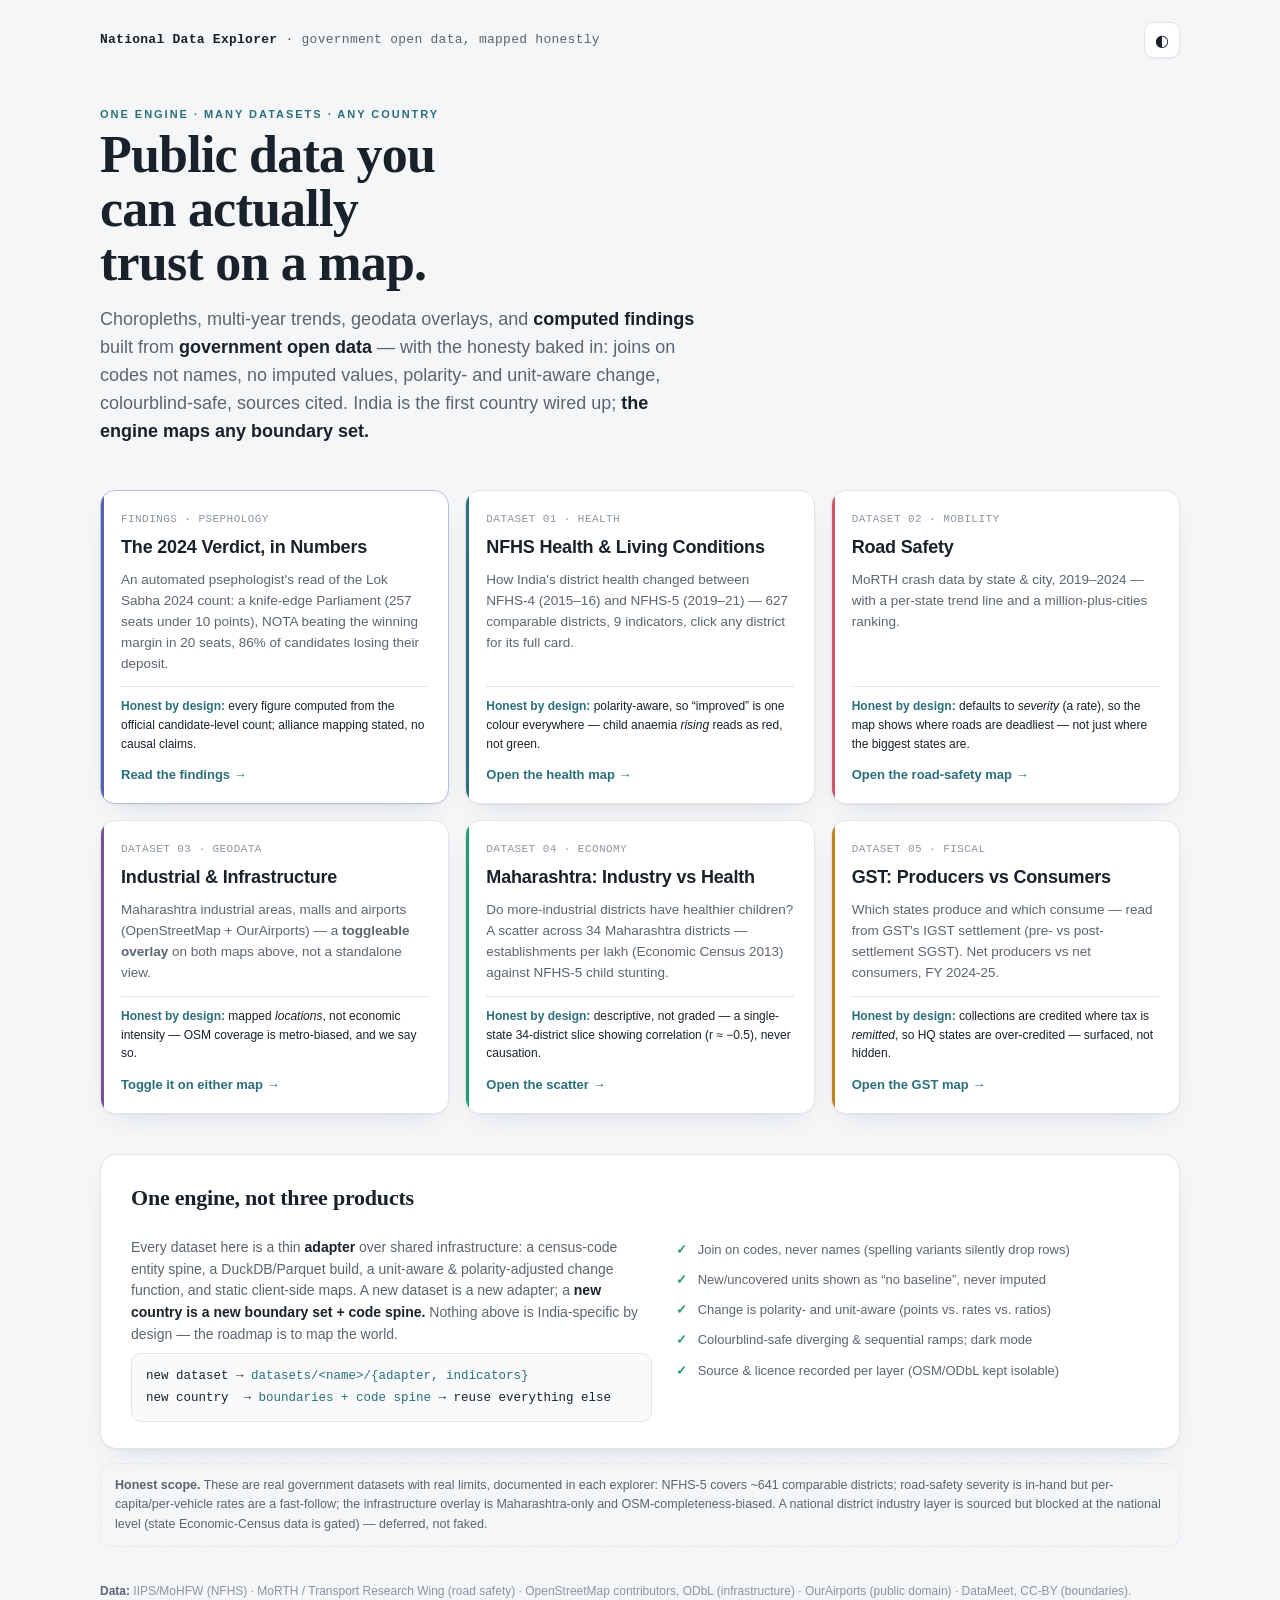
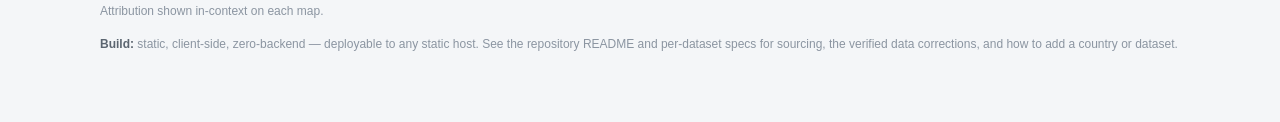
<file: web/index.html>
<!DOCTYPE html>
<html lang="en" data-theme="auto">
<head>
<meta charset="utf-8">
<meta name="viewport" content="width=device-width, initial-scale=1">
<title>National Data Explorer — honest maps from government open data</title>
<style>
  :root{
    --bg:#f4f6f8; --surface:#fff; --surface-2:#f8fafb; --border:#e2e6ea;
    --text:#19212a; --muted:#5b6570; --faint:#8b95a1;
    --accent:#2b6f7b; --accent-soft:#e7f1f2;
    --new:#1f9d74; --mod:#c0851f; --del:#ce5568;
    --shadow:0 1px 2px rgba(20,28,38,.05),0 12px 30px -16px rgba(20,28,38,.16);
    --font:-apple-system,BlinkMacSystemFont,"Segoe UI",Roboto,Helvetica,Arial,sans-serif;
    --serif:"Iowan Old Style","Palatino Linotype",Palatino,Georgia,serif;
    --mono:ui-monospace,"SF Mono",Menlo,Consolas,monospace;
  }
  :root[data-theme="dark"]{
    --bg:#0f141a; --surface:#161d25; --surface-2:#1d252e; --border:#2a333d;
    --text:#e8ecf1; --muted:#98a2ae; --faint:#69737f; --accent:#5cb2c0; --accent-soft:#16323a;
    --new:#35b98c; --mod:#e0a63e; --del:#e06a7e;
    --shadow:0 1px 2px rgba(0,0,0,.3),0 14px 34px -18px rgba(0,0,0,.6);
  }
  @media (prefers-color-scheme:dark){:root[data-theme="auto"]{
    --bg:#0f141a; --surface:#161d25; --surface-2:#1d252e; --border:#2a333d;
    --text:#e8ecf1; --muted:#98a2ae; --faint:#69737f; --accent:#5cb2c0; --accent-soft:#16323a;
    --new:#35b98c; --mod:#e0a63e; --del:#e06a7e;
    --shadow:0 1px 2px rgba(0,0,0,.3),0 14px 34px -18px rgba(0,0,0,.6);
  }}
  *{box-sizing:border-box}
  body{margin:0;background:var(--bg);color:var(--text);font-family:var(--font);line-height:1.55;
    -webkit-font-smoothing:antialiased;padding:0 clamp(16px,4vw,32px) 56px;
    background-image:radial-gradient(var(--accent-soft) .5px,transparent .5px);background-size:24px 24px}
  .wrap{max-width:1080px;margin:0 auto}
  header.top{display:flex;justify-content:space-between;align-items:center;padding:22px 0}
  .brand{font-family:var(--mono);font-size:13px;letter-spacing:.02em;color:var(--muted)}
  .brand b{color:var(--text)}
  .theme-btn{width:36px;height:36px;border-radius:9px;border:1px solid var(--border);background:var(--surface);color:var(--text);font-size:16px;cursor:pointer;box-shadow:var(--shadow)}
  .hero{padding:26px 0 8px;max-width:20ch}
  .hero{max-width:none}
  h1{font-family:var(--serif);font-weight:600;font-size:clamp(30px,5.2vw,52px);line-height:1.04;letter-spacing:-.015em;margin:.1em 0 0;max-width:16ch;text-wrap:balance}
  .lede{color:var(--muted);font-size:clamp(15px,1.8vw,18px);max-width:60ch;margin:16px 0 0}
  .lede b{color:var(--text)}
  .eyebrow{font-size:11px;letter-spacing:.18em;text-transform:uppercase;color:var(--accent);font-weight:700;margin:0}
  .cards{display:grid;grid-template-columns:repeat(3,1fr);gap:16px;margin:36px 0 0}
  @media(max-width:800px){.cards{grid-template-columns:1fr}}
  .card{display:flex;flex-direction:column;background:var(--surface);border:1px solid var(--border);border-radius:15px;padding:20px 20px 18px;box-shadow:var(--shadow);text-decoration:none;color:inherit;position:relative;overflow:hidden;transition:transform .16s,border-color .16s}
  .card:hover{transform:translateY(-3px);border-color:var(--accent)}
  @media (prefers-reduced-motion:reduce){.card{transition:none}.card:hover{transform:none}}
  .card::before{content:"";position:absolute;inset:0 auto 0 0;width:3px;background:var(--accent)}
  .card.c-road::before{background:var(--del)} .card.c-infra::before{background:#7a5195}
  .card.c-mh::before{background:var(--new)} .card.c-gst::before{background:var(--mod)}
  .card.c-pseph::before{background:#5a5fb0}
  .card.c-pseph{border-color:color-mix(in srgb,#5a5fb0 30%,var(--border))}
  .card .kicker{font-family:var(--mono);font-size:11px;color:var(--faint);letter-spacing:.04em}
  .card h2{font-size:18px;margin:6px 0 0;letter-spacing:-.01em}
  .card p{font-size:13.5px;color:var(--muted);margin:8px 0 0;flex:1}
  .card .honest{font-size:12px;color:var(--text);margin:12px 0 0;padding-top:10px;border-top:1px solid var(--border)}
  .card .honest b{color:var(--accent)}
  .card .go{font-size:13px;color:var(--accent);font-weight:600;margin-top:12px}
  .card.disabled{pointer-events:none;opacity:.92}
  .card.disabled .go{color:var(--faint)}

  .engine{margin:40px 0 0;background:var(--surface);border:1px solid var(--border);border-radius:16px;padding:26px clamp(18px,3vw,30px);box-shadow:var(--shadow)}
  .engine h3{font-family:var(--serif);font-weight:600;font-size:22px;margin:0;letter-spacing:-.01em}
  .engine .grid{display:grid;grid-template-columns:1.1fr 1fr;gap:24px;margin-top:14px}
  @media(max-width:720px){.engine .grid{grid-template-columns:1fr}}
  .engine p{color:var(--muted);font-size:14px;margin:8px 0 0}
  .engine b{color:var(--text)}
  .princ{list-style:none;padding:0;margin:6px 0 0;font-size:13px;color:var(--muted)}
  .princ li{padding:5px 0 5px 22px;position:relative}
  .princ li::before{content:"✓";position:absolute;left:0;color:var(--new);font-weight:700}
  .flow{font-family:var(--mono);font-size:12.5px;color:var(--text);background:var(--surface-2);border:1px solid var(--border);border-radius:10px;padding:12px 14px;margin-top:8px;line-height:1.7}
  .flow .c{color:var(--accent)}

  footer{margin:34px auto 0;max-width:1080px;color:var(--faint);font-size:12px;line-height:1.7}
  footer b{color:var(--muted)} footer a{color:var(--accent)}
  .scope{margin-top:14px;padding:12px 14px;border:1px dashed var(--border);border-radius:10px;color:var(--muted);font-size:12.5px}
</style>
</head>
<body>
<div class="wrap">
  <header class="top">
    <div class="brand"><b>National Data Explorer</b> · government open data, mapped honestly</div>
    <button id="themeBtn" class="theme-btn" type="button" aria-label="Toggle theme">◐</button>
  </header>

  <section class="hero">
    <p class="eyebrow">One engine · many datasets · any country</p>
    <h1>Public data you can actually trust on a map.</h1>
    <p class="lede">Choropleths, multi-year trends, geodata overlays, and <b>computed findings</b> built from
      <b>government open data</b> — with the honesty baked in: joins on codes not names,
      no imputed values, polarity- and unit-aware change, colourblind-safe, sources cited.
      India is the first country wired up; <b>the engine maps any boundary set.</b></p>
  </section>

  <div class="cards">
    <a class="card c-pseph" href="psephology/index.html">
      <span class="kicker">FINDINGS · PSEPHOLOGY</span>
      <h2>The 2024 Verdict, in Numbers</h2>
      <p>An automated psephologist's read of the Lok Sabha 2024 count: a knife-edge Parliament (257 seats under 10 points), NOTA beating the winning margin in 20 seats, 86% of candidates losing their deposit.</p>
      <div class="honest"><b>Honest by design:</b> every figure computed from the official candidate-level count; alliance mapping stated, no causal claims.</div>
      <span class="go">Read the findings →</span>
    </a>
    <a class="card c-health" href="nfhs/index.html">
      <span class="kicker">DATASET 01 · HEALTH</span>
      <h2>NFHS Health &amp; Living Conditions</h2>
      <p>How India's district health changed between NFHS-4 (2015–16) and NFHS-5 (2019–21) — 627 comparable districts, 9 indicators, click any district for its full card.</p>
      <div class="honest"><b>Honest by design:</b> polarity-aware, so “improved” is one colour everywhere — child anaemia <i>rising</i> reads as red, not green.</div>
      <span class="go">Open the health map →</span>
    </a>

    <a class="card c-road" href="roadsafety/index.html">
      <span class="kicker">DATASET 02 · MOBILITY</span>
      <h2>Road Safety</h2>
      <p>MoRTH crash data by state &amp; city, 2019–2024 — with a per-state trend line and a million-plus-cities ranking.</p>
      <div class="honest"><b>Honest by design:</b> defaults to <i>severity</i> (a rate), so the map shows where roads are deadliest — not just where the biggest states are.</div>
      <span class="go">Open the road-safety map →</span>
    </a>

    <a class="card c-infra" href="nfhs/index.html">
      <span class="kicker">DATASET 03 · GEODATA</span>
      <h2>Industrial &amp; Infrastructure</h2>
      <p>Maharashtra industrial areas, malls and airports (OpenStreetMap + OurAirports) — a <b>toggleable overlay</b> on both maps above, not a standalone view.</p>
      <div class="honest"><b>Honest by design:</b> mapped <i>locations</i>, not economic intensity — OSM coverage is metro-biased, and we say so.</div>
      <span class="go">Toggle it on either map →</span>
    </a>

    <a class="card c-mh" href="mh-industry/index.html">
      <span class="kicker">DATASET 04 · ECONOMY</span>
      <h2>Maharashtra: Industry vs Health</h2>
      <p>Do more-industrial districts have healthier children? A scatter across 34 Maharashtra districts — establishments per lakh (Economic Census 2013) against NFHS-5 child stunting.</p>
      <div class="honest"><b>Honest by design:</b> descriptive, not graded — a single-state 34-district slice showing correlation (r ≈ −0.5), never causation.</div>
      <span class="go">Open the scatter →</span>
    </a>

    <a class="card c-gst" href="gst/index.html">
      <span class="kicker">DATASET 05 · FISCAL</span>
      <h2>GST: Producers vs Consumers</h2>
      <p>Which states produce and which consume — read from GST's IGST settlement (pre- vs post-settlement SGST). Net producers vs net consumers, FY 2024-25.</p>
      <div class="honest"><b>Honest by design:</b> collections are credited where tax is <i>remitted</i>, so HQ states are over-credited — surfaced, not hidden.</div>
      <span class="go">Open the GST map →</span>
    </a>
  </div>

  <section class="engine">
    <h3>One engine, not three products</h3>
    <div class="grid">
      <div>
        <p>Every dataset here is a thin <b>adapter</b> over shared infrastructure: a
          census-code entity spine, a DuckDB/Parquet build, a unit-aware &amp;
          polarity-adjusted change function, and static client-side maps. A new dataset is a
          new adapter; a <b>new country is a new boundary set + code spine.</b> Nothing above
          is India-specific by design — the roadmap is to map the world.</p>
        <div class="flow">
          new dataset → <span class="c">datasets/&lt;name&gt;/{adapter, indicators}</span><br>
          new country&nbsp; → <span class="c">boundaries + code spine</span> → reuse everything else
        </div>
      </div>
      <div>
        <ul class="princ">
          <li>Join on codes, never names (spelling variants silently drop rows)</li>
          <li>New/uncovered units shown as “no baseline”, never imputed</li>
          <li>Change is polarity- and unit-aware (points vs. rates vs. ratios)</li>
          <li>Colourblind-safe diverging &amp; sequential ramps; dark mode</li>
          <li>Source &amp; licence recorded per layer (OSM/ODbL kept isolable)</li>
        </ul>
      </div>
    </div>
  </section>

  <div class="scope">
    <b>Honest scope.</b> These are real government datasets with real limits, documented in each
    explorer: NFHS-5 covers ~641 comparable districts; road-safety severity is in-hand but
    per-capita/per-vehicle rates are a fast-follow; the infrastructure overlay is Maharashtra-only
    and OSM-completeness-biased. A national district industry layer is sourced but blocked at the
    national level (state Economic-Census data is gated) — deferred, not faked.
  </div>

  <footer>
    <p><b>Data:</b> IIPS/MoHFW (NFHS) · MoRTH / Transport Research Wing (road safety) ·
      OpenStreetMap contributors, ODbL (infrastructure) · OurAirports (public domain) ·
      DataMeet, CC-BY (boundaries). Attribution shown in-context on each map.</p>
    <p><b>Build:</b> static, client-side, zero-backend — deployable to any static host. See the
      repository README and per-dataset specs for sourcing, the verified data corrections, and how
      to add a country or dataset.</p>
  </footer>
</div>

<script>
  document.getElementById("themeBtn").onclick = function () {
    var r = document.documentElement,
      dark = r.getAttribute("data-theme") === "dark" ||
        (r.getAttribute("data-theme") === "auto" && matchMedia("(prefers-color-scheme: dark)").matches);
    r.setAttribute("data-theme", dark ? "light" : "dark");
  };
</script>
</body>
</html>
</file>
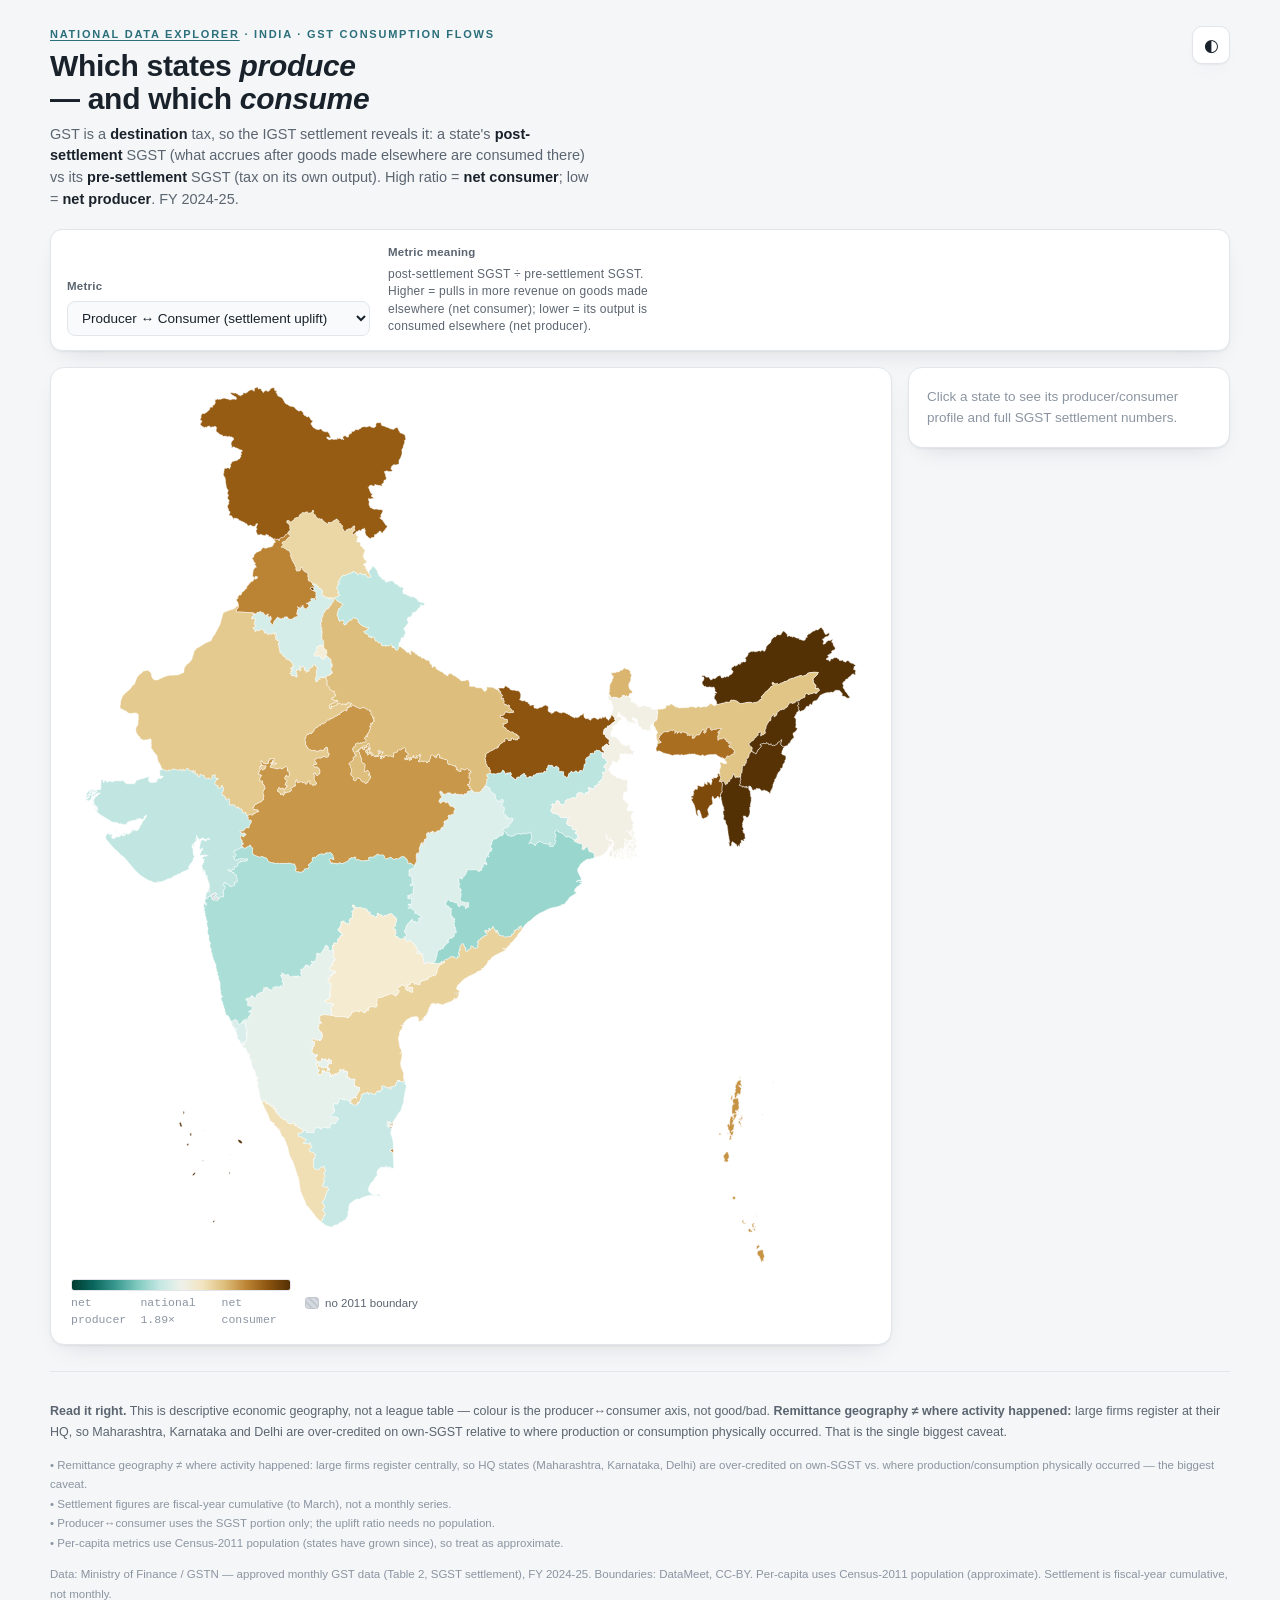
<file: web/gst/index.html>
<!DOCTYPE html>
<html lang="en" data-theme="auto">
<head>
<meta charset="utf-8">
<meta name="viewport" content="width=device-width, initial-scale=1">
<title>India GST — which states produce, which consume</title>
<link rel="stylesheet" href="style.css">
</head>
<body>
<header class="site-head">
  <div class="head-main">
    <p class="eyebrow"><a href="../index.html">National Data Explorer</a> · India · GST Consumption Flows</p>
    <h1>Which states <i>produce</i> — and which <i>consume</i></h1>
    <p class="sub">GST is a <b>destination</b> tax, so the IGST settlement reveals it: a state's
      <b>post-settlement</b> SGST (what accrues after goods made elsewhere are consumed there) vs its
      <b>pre-settlement</b> SGST (tax on its own output). High ratio = <b>net consumer</b>; low = <b>net producer</b>. FY 2024-25.</p>
  </div>
  <button id="themeBtn" class="theme-btn" type="button" aria-label="Toggle colour theme">◐</button>
</header>

<div class="controls" role="group" aria-label="Map controls">
  <label class="ctl grow"><span>Metric</span>
    <select id="metricSel"></select>
  </label>
  <div class="ctl"><span>Metric meaning</span>
    <div id="metricDesc" style="font-weight:400;color:var(--muted);font-size:12px;max-width:44ch;line-height:1.45"></div>
  </div>
</div>

<main class="layout">
  <section class="mapcard" id="mapcard">
    <div class="mapwrap">
      <svg id="map" role="img" aria-label="State choropleth of India GST metric"></svg>
      <div id="tooltip" class="tooltip" hidden></div>
    </div>
    <div id="legend" class="legend" aria-hidden="true"></div>
  </section>

  <aside id="panel" class="panel" aria-live="polite">
    <div class="panel-empty">Click (or search) a state to see its producer/consumer profile and the full SGST settlement numbers.</div>
  </aside>
</main>

<footer class="site-foot">
  <p><b>Read it right.</b> This is descriptive economic geography, not a league table — colour is
    the producer↔consumer axis, not good/bad. <b>Remittance geography ≠ where activity happened:</b>
    large firms register at their HQ, so Maharashtra, Karnataka and Delhi are over-credited on own-SGST
    relative to where production or consumption physically occurred. That is the single biggest caveat.</p>
  <p id="notes" class="attrib"></p>
  <p class="attrib">Data: Ministry of Finance / GSTN — approved monthly GST data (Table 2, SGST settlement), FY 2024-25.
    Boundaries: DataMeet, CC-BY. Per-capita uses Census-2011 population (approximate). Settlement is fiscal-year cumulative, not monthly.</p>
</footer>

<script src="../vendor/d3.v7.min.js"></script>
<script src="../vendor/topojson-client.min.js"></script>
<script src="app.js"></script>
</body>
</html>
</file>
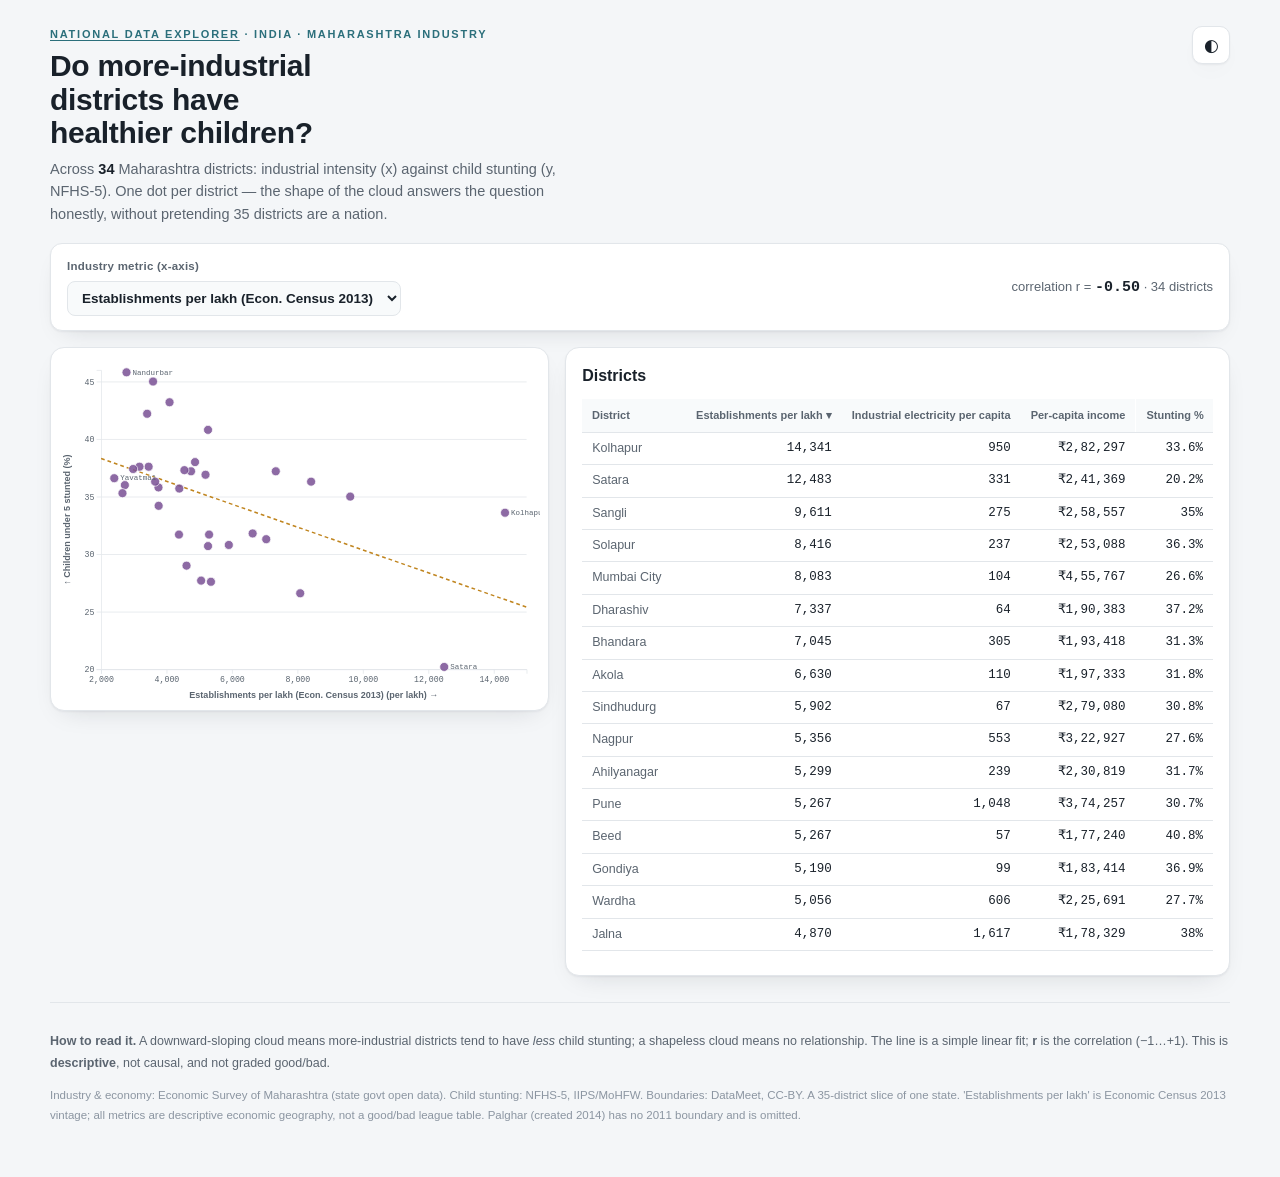
<file: web/mh-industry/index.html>
<!DOCTYPE html>
<html lang="en" data-theme="auto">
<head>
<meta charset="utf-8">
<meta name="viewport" content="width=device-width, initial-scale=1">
<title>Maharashtra Industry vs Child Health — district scatter</title>
<link rel="stylesheet" href="style.css">
</head>
<body>
<header class="site-head">
  <div class="head-main">
    <p class="eyebrow"><a href="../index.html">National Data Explorer</a> · India · Maharashtra Industry</p>
    <h1>Do more-industrial districts have healthier children?</h1>
    <p class="sub">Across <b id="ndist">—</b> Maharashtra districts: industrial intensity (x) against child stunting (y, NFHS-5). One dot per district — the shape of the cloud answers the question honestly, without pretending 35 districts are a nation.</p>
  </div>
  <button id="themeBtn" class="theme-btn" type="button" aria-label="Toggle colour theme">◐</button>
</header>

<div class="controls" role="group" aria-label="Scatter controls">
  <label class="ctl"><span>Industry metric (x-axis)</span>
    <select id="xSel"></select>
  </label>
  <div class="corr" id="corr"></div>
</div>

<main class="layout">
  <section class="card scattercard">
    <div class="scatterwrap">
      <svg id="scatter" role="img" aria-label="Scatter of industrial intensity vs child stunting across Maharashtra districts"></svg>
      <div id="tooltip" class="tooltip" hidden></div>
    </div>
  </section>

  <section class="card tablecard" aria-label="District table">
    <h3>Districts</h3>
    <div class="tablewrap"><table id="tbl"><thead><tr id="thead"></tr></thead><tbody id="tbody"></tbody></table></div>
  </section>
</main>

<footer class="site-foot">
  <p><b>How to read it.</b> A downward-sloping cloud means more-industrial districts tend to have <i>less</i> child stunting; a shapeless cloud means no relationship. The line is a simple linear fit; <b>r</b> is the correlation (−1…+1). This is <b>descriptive</b>, not causal, and not graded good/bad.</p>
  <p id="attrib" class="attrib"></p>
</footer>

<script src="../vendor/d3.v7.min.js"></script>
<script src="app.js"></script>
</body>
</html>
</file>
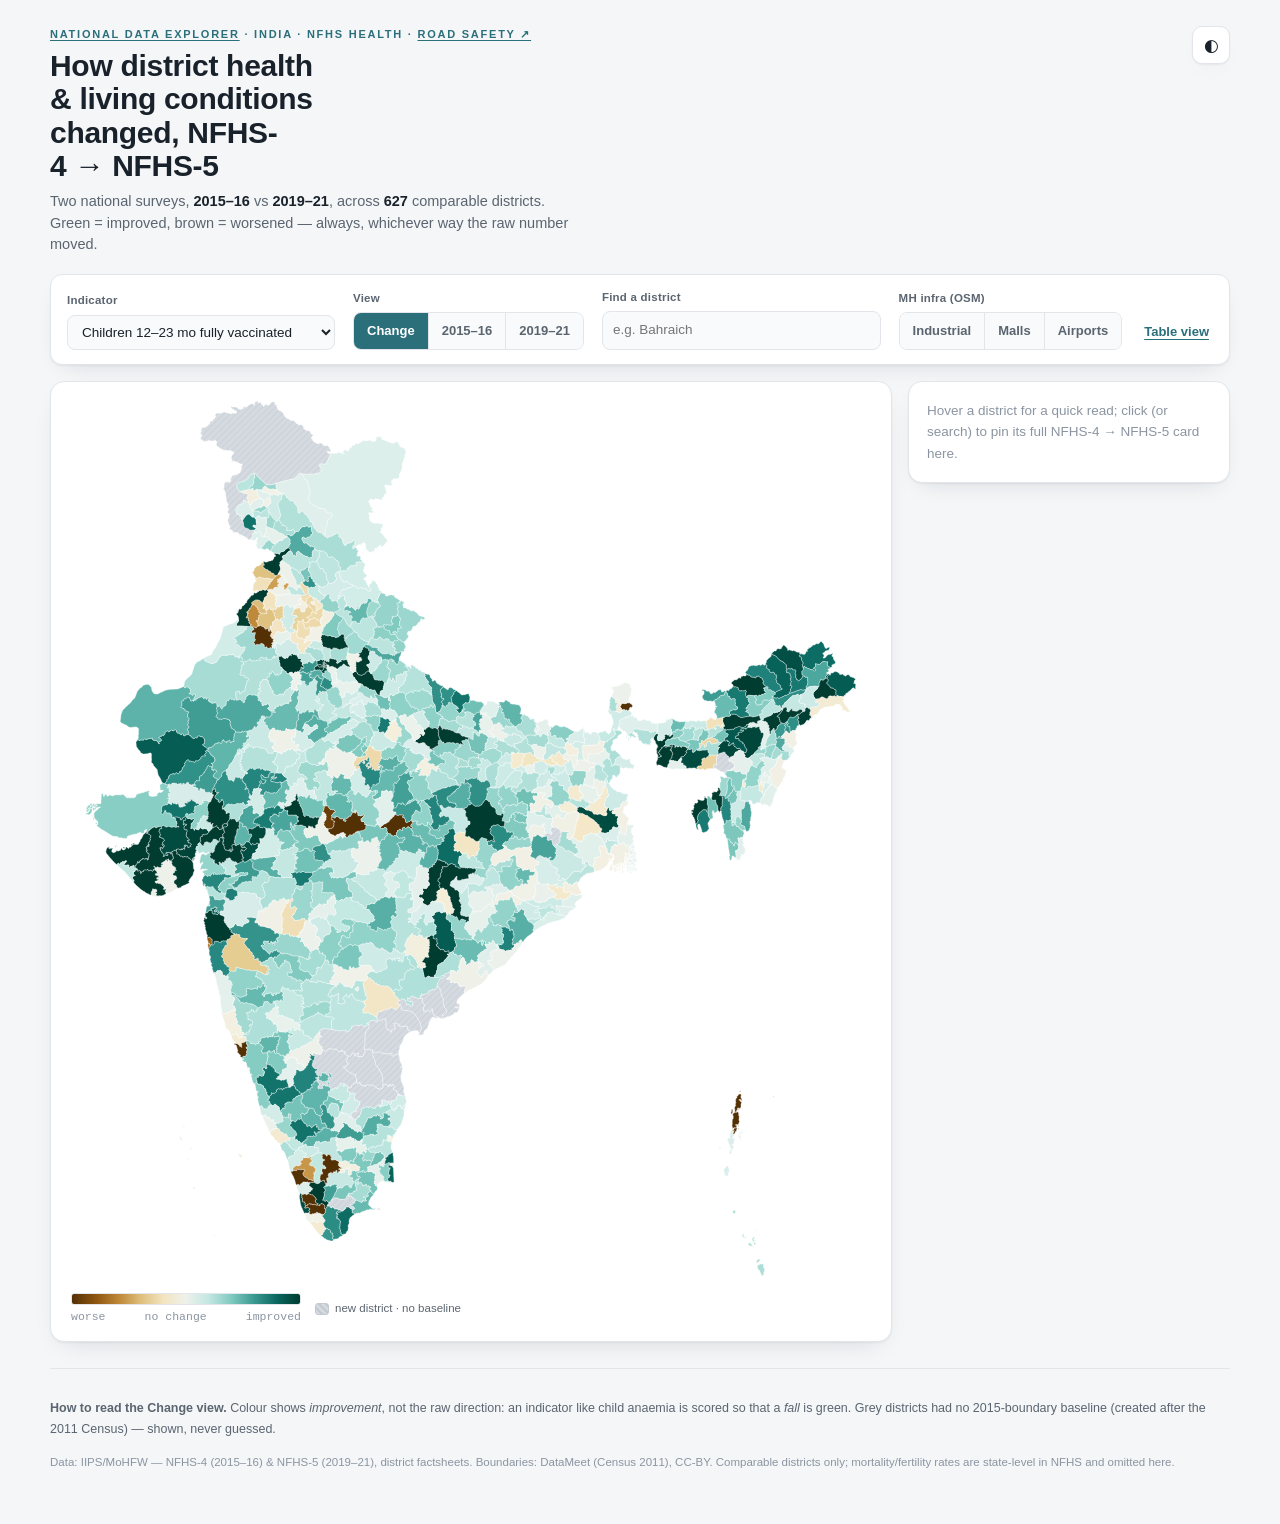
<file: web/nfhs/index.html>
<!DOCTYPE html>
<html lang="en" data-theme="auto">
<head>
<meta charset="utf-8">
<meta name="viewport" content="width=device-width, initial-scale=1">
<title>India Health & Living Conditions — NFHS-4 → NFHS-5 District Explorer</title>
<link rel="stylesheet" href="style.css">
</head>
<body>
<header class="site-head">
  <div class="head-main">
    <p class="eyebrow"><a href="../index.html">National Data Explorer</a> · India · NFHS Health · <a href="../roadsafety/index.html">Road Safety ↗</a></p>
    <h1>How district health &amp; living conditions changed, NFHS-4 → NFHS-5</h1>
    <p class="sub">Two national surveys, <b>2015–16</b> vs <b>2019–21</b>, across <b id="ndist">—</b> comparable districts. Green = improved, brown = worsened — always, whichever way the raw number moved.</p>
  </div>
  <button id="themeBtn" class="theme-btn" type="button" aria-label="Toggle colour theme">◐</button>
</header>

<div class="controls" role="group" aria-label="Map controls">
  <label class="ctl">
    <span>Indicator</span>
    <select id="indicatorSel"></select>
  </label>
  <div class="ctl seg" role="radiogroup" aria-label="View">
    <span>View</span>
    <div class="seg-btns">
      <button data-view="change" class="active" role="radio" aria-checked="true">Change</button>
      <button data-view="nfhs4" role="radio" aria-checked="false">2015–16</button>
      <button data-view="nfhs5" role="radio" aria-checked="false">2019–21</button>
    </div>
  </div>
  <label class="ctl grow">
    <span>Find a district</span>
    <input id="districtSearch" list="districtList" placeholder="e.g. Bahraich" autocomplete="off">
    <datalist id="districtList"></datalist>
  </label>
  <div class="ctl seg" role="group" aria-label="Maharashtra infrastructure overlay">
    <span>MH infra (OSM)</span>
    <div class="seg-btns" id="overlaySeg">
      <button data-layer="industrial" type="button" aria-pressed="false">Industrial</button>
      <button data-layer="malls" type="button" aria-pressed="false">Malls</button>
      <button data-layer="airports" type="button" aria-pressed="false">Airports</button>
    </div>
  </div>
  <button id="tableBtn" class="link-btn" type="button" aria-pressed="false">Table view</button>
</div>

<main class="layout">
  <section class="mapcard">
    <div class="mapwrap">
      <svg id="map" role="img" aria-label="District choropleth map of India"></svg>
      <div id="tooltip" class="tooltip" hidden></div>
    </div>
    <div id="legend" class="legend" aria-hidden="true"></div>
    <div id="overlayNote" class="overlay-note" hidden></div>
  </section>

  <aside id="panel" class="panel" aria-live="polite">
    <div class="panel-empty">Hover a district for a quick read; click (or search) to pin its full NFHS-4 → NFHS-5 card here.</div>
  </aside>
</main>

<section id="tableview" class="tableview" hidden aria-label="District data table"></section>

<footer class="site-foot">
  <p><b>How to read the Change view.</b> Colour shows <i>improvement</i>, not the raw direction: an indicator like child anaemia is scored so that a <i>fall</i> is green. Grey districts had no 2015-boundary baseline (created after the 2011 Census) — shown, never guessed.</p>
  <p class="attrib">Data: IIPS/MoHFW — NFHS-4 (2015–16) &amp; NFHS-5 (2019–21), district factsheets. Boundaries: DataMeet (Census 2011), CC-BY. Comparable districts only; mortality/fertility rates are state-level in NFHS and omitted here.</p>
</footer>

<script src="../vendor/d3.v7.min.js"></script>
<script src="../vendor/topojson-client.min.js"></script>
<script src="../shared/overlay.js"></script>
<script src="app.js"></script>
</body>
</html>
</file>
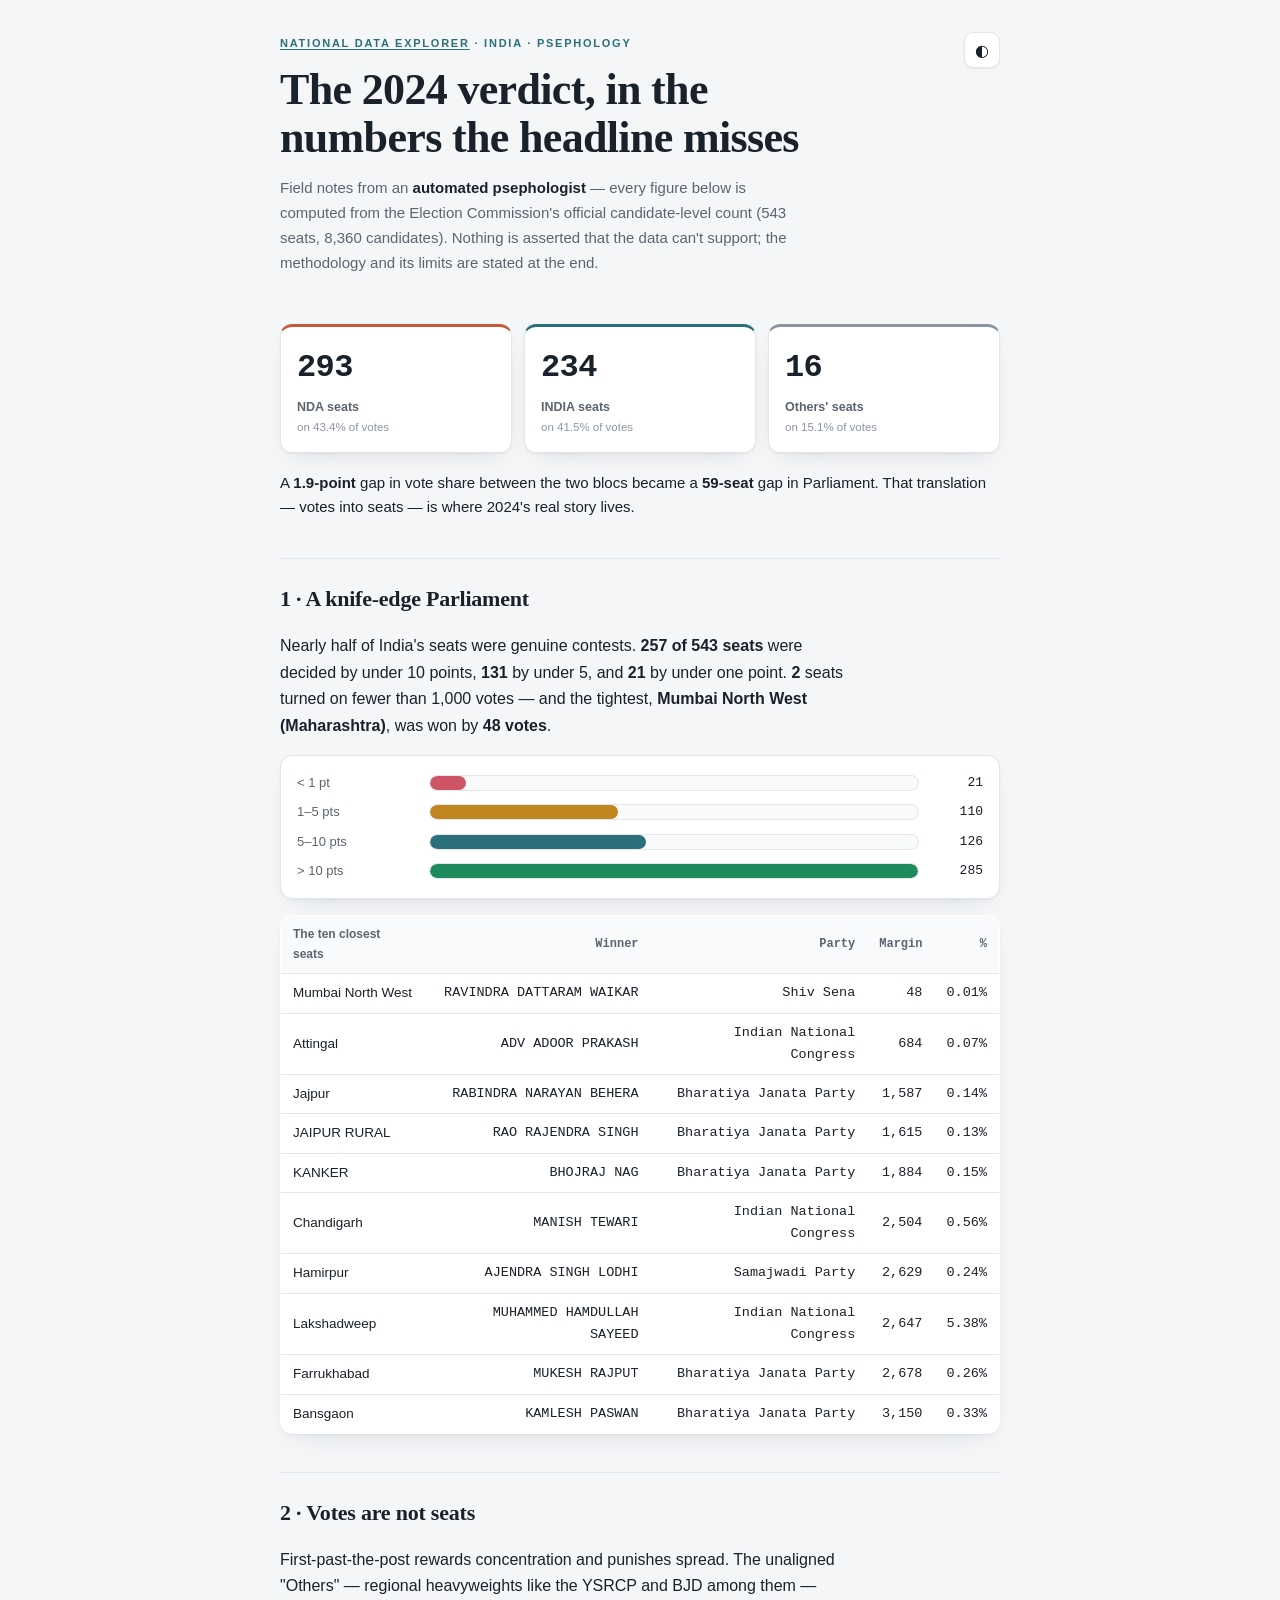
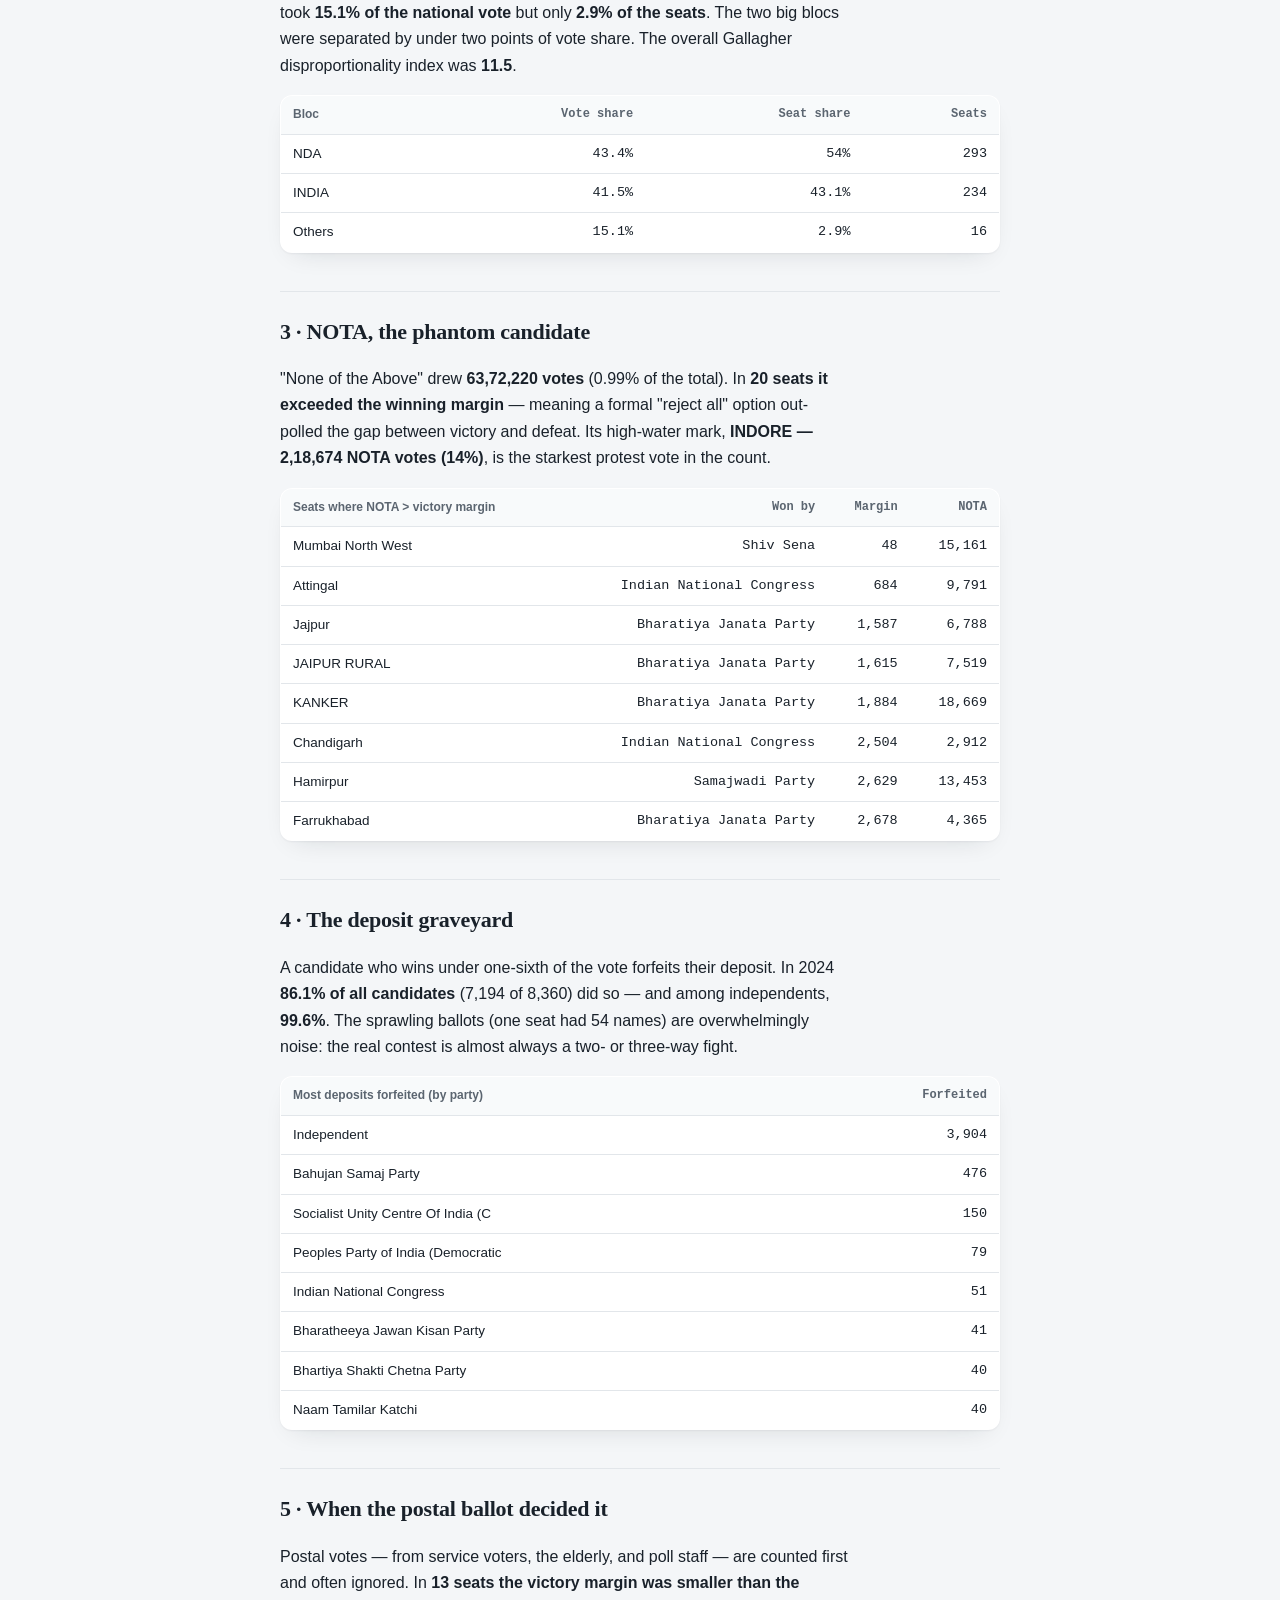
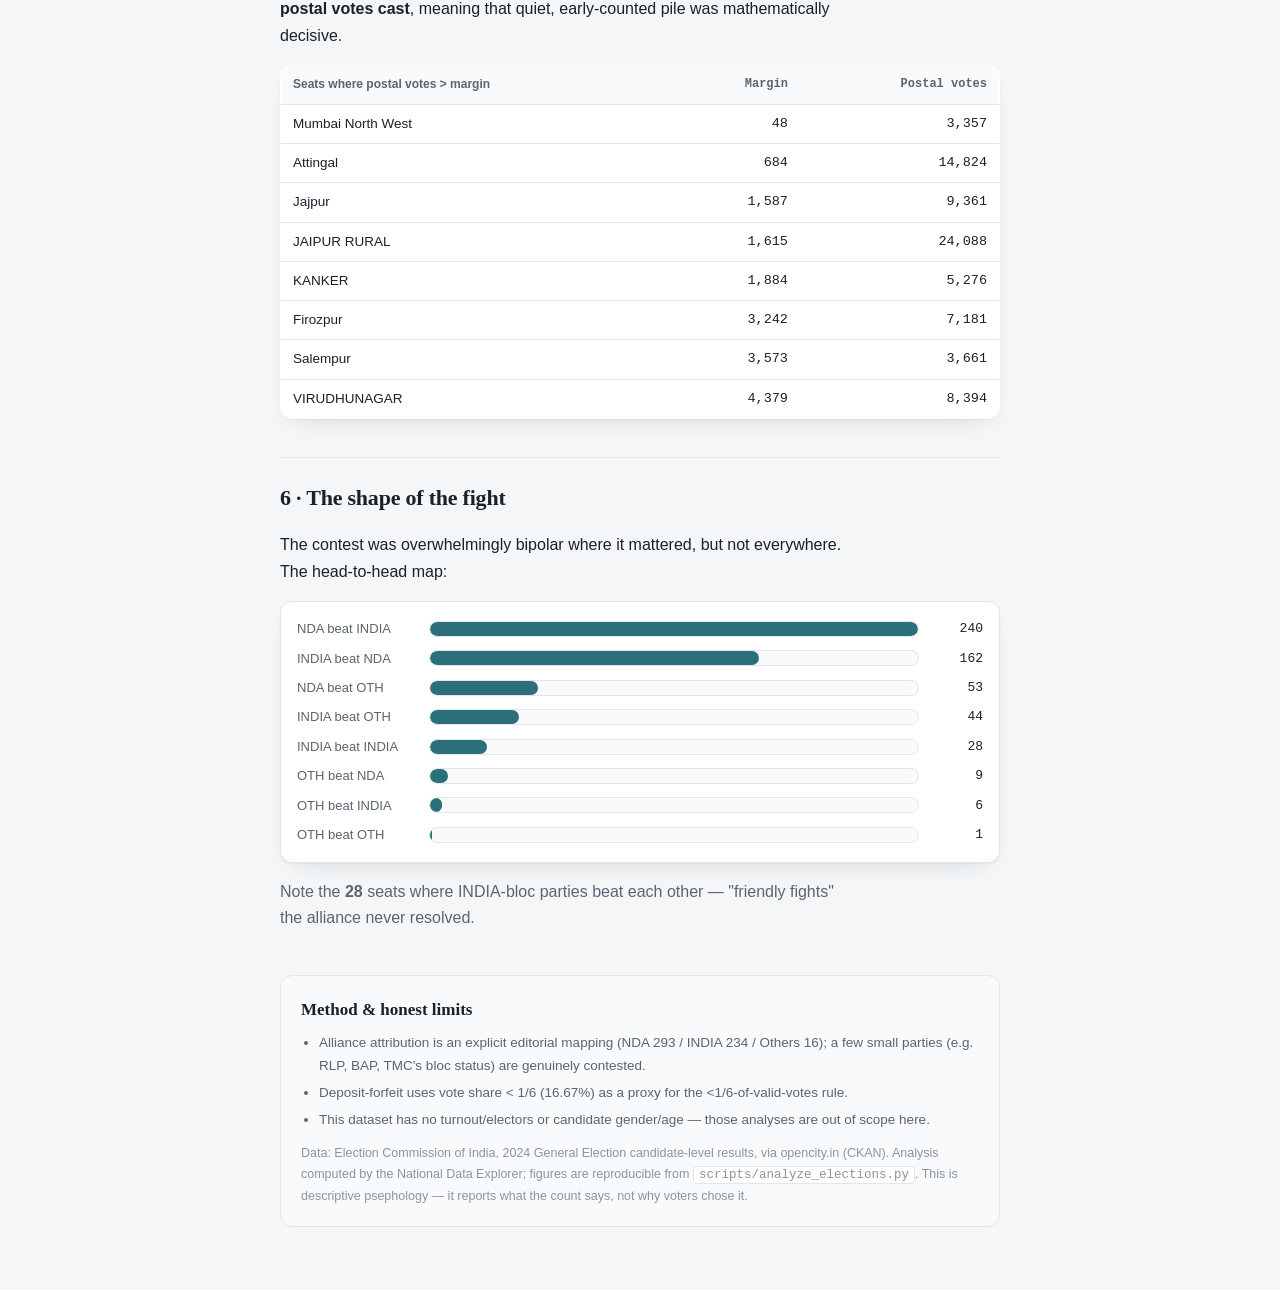
<file: web/psephology/index.html>
<!DOCTYPE html>
<html lang="en" data-theme="auto">
<head>
<meta charset="utf-8">
<meta name="viewport" content="width=device-width, initial-scale=1">
<title>The 2024 Verdict in Numbers — an AI psephologist's findings</title>
<link rel="stylesheet" href="style.css">
</head>
<body>
<article class="wrap">
  <header class="masthead">
    <p class="eyebrow"><a href="../index.html">National Data Explorer</a> · India · Psephology</p>
    <h1>The 2024 verdict, in the numbers the headline misses</h1>
    <p class="byline">Field notes from an <b>automated psephologist</b> — every figure below is computed from the Election Commission's official candidate-level count (<span id="nseats">—</span> seats, <span id="ncand">—</span> candidates). Nothing is asserted that the data can't support; the methodology and its limits are stated at the end.</p>
    <button id="themeBtn" class="theme-btn" type="button" aria-label="Toggle theme">◐</button>
  </header>

  <section class="thesis">
    <div class="stat"><div class="v"><span id="t-nda-s">—</span></div><div class="l">NDA seats</div><div class="s">on <span id="t-nda-v">—</span>% of votes</div></div>
    <div class="stat"><div class="v"><span id="t-ind-s">—</span></div><div class="l">INDIA seats</div><div class="s">on <span id="t-ind-v">—</span>% of votes</div></div>
    <div class="stat"><div class="v"><span id="t-oth-s">—</span></div><div class="l">Others' seats</div><div class="s">on <span id="t-oth-v">—</span>% of votes</div></div>
    <p class="thesis-note">A <b><span id="votegap">—</span>-point</b> gap in vote share between the two blocs became a <b><span id="seatgap">—</span>-seat</b> gap in Parliament. That translation — votes into seats — is where 2024's real story lives.</p>
  </section>

  <section class="finding">
    <h2>1 · A knife-edge Parliament</h2>
    <p>Nearly half of India's seats were genuine contests. <b><span id="u10">—</span> of <span id="nseats2">—</span> seats</b> were decided by under 10 points, <b><span id="u5">—</span></b> by under 5, and <b><span id="u1">—</span></b> by under one point. <b><span id="u1000">—</span></b> seats turned on fewer than 1,000 votes — and the tightest, <b id="closest-name">—</b>, was won by <b><span id="closest-m">—</span> votes</b>.</p>
    <div class="bars" id="marginBars"></div>
    <table class="tbl" id="closestTbl"></table>
  </section>

  <section class="finding">
    <h2>2 · Votes are not seats</h2>
    <p>First-past-the-post rewards concentration and punishes spread. The unaligned "Others" — regional heavyweights like the YSRCP and BJD among them — took <b><span id="d-oth-v">—</span>% of the national vote</b> but only <b><span id="d-oth-s">—</span>% of the seats</b>. The two big blocs were separated by under two points of vote share. The overall Gallagher disproportionality index was <b><span id="gall">—</span></b>.</p>
    <table class="tbl" id="dispropTbl"></table>
  </section>

  <section class="finding">
    <h2>3 · NOTA, the phantom candidate</h2>
    <p>"None of the Above" drew <b><span id="nota-tot">—</span> votes</b> (<span id="nota-pct">—</span>% of the total). In <b><span id="nota-gt">—</span> seats it exceeded the winning margin</b> — meaning a formal "reject all" option out-polled the gap between victory and defeat. Its high-water mark, <b id="indore">—</b>, is the starkest protest vote in the count.</p>
    <table class="tbl" id="notaTbl"></table>
  </section>

  <section class="finding">
    <h2>4 · The deposit graveyard</h2>
    <p>A candidate who wins under one-sixth of the vote forfeits their deposit. In 2024 <b><span id="ff-pct">—</span>% of all candidates</b> (<span id="ff-n">—</span> of <span id="ncand3">—</span>) did so — and among independents, <b><span id="ff-ind">—</span>%</b>. The sprawling ballots (one seat had <span id="maxc">—</span> names) are overwhelmingly noise: the real contest is almost always a two- or three-way fight.</p>
    <table class="tbl" id="ffTbl"></table>
  </section>

  <section class="finding">
    <h2>5 · When the postal ballot decided it</h2>
    <p>Postal votes — from service voters, the elderly, and poll staff — are counted first and often ignored. In <b><span id="postal-n">—</span> seats the victory margin was smaller than the postal votes cast</b>, meaning that quiet, early-counted pile was mathematically decisive.</p>
    <table class="tbl" id="postalTbl"></table>
  </section>

  <section class="finding">
    <h2>6 · The shape of the fight</h2>
    <p>The contest was overwhelmingly bipolar where it mattered, but not everywhere. The head-to-head map:</p>
    <div class="bars" id="matchupBars"></div>
    <p class="aside">Note the <b id="friendly">—</b> seats where INDIA-bloc parties beat each other — "friendly fights" the alliance never resolved.</p>
  </section>

  <footer class="method">
    <h3>Method &amp; honest limits</h3>
    <ul id="caveats"></ul>
    <p class="src">Data: Election Commission of India, 2024 General Election candidate-level results, via opencity.in (CKAN). Analysis computed by the National Data Explorer; figures are reproducible from <code>scripts/analyze_elections.py</code>. This is descriptive psephology — it reports what the count says, not why voters chose it.</p>
  </footer>
</article>
<script src="app.js"></script>
</body>
</html>
</file>
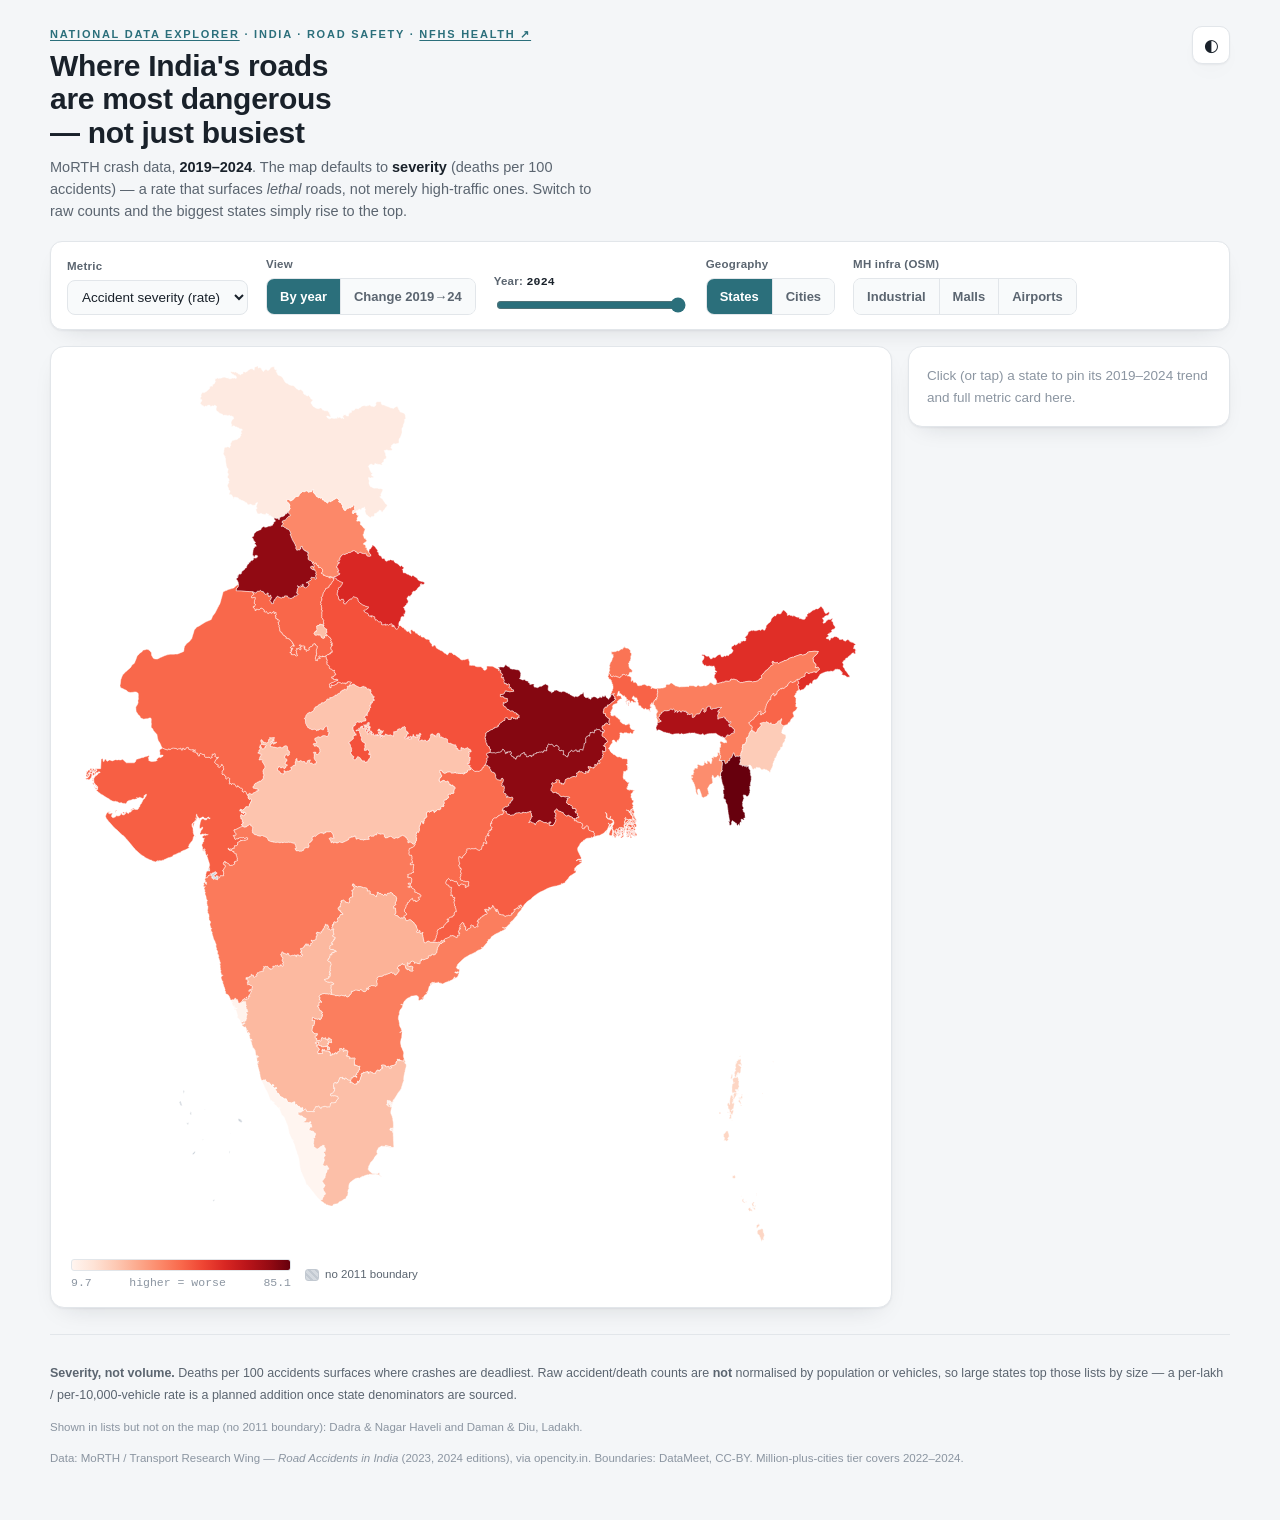
<file: web/roadsafety/index.html>
<!DOCTYPE html>
<html lang="en" data-theme="auto">
<head>
<meta charset="utf-8">
<meta name="viewport" content="width=device-width, initial-scale=1">
<title>India Road Safety — MoRTH state &amp; city trends, 2019–2024</title>
<link rel="stylesheet" href="style.css">
</head>
<body>
<header class="site-head">
  <div class="head-main">
    <p class="eyebrow"><a href="../index.html">National Data Explorer</a> · India · Road Safety · <a href="../nfhs/index.html">NFHS Health ↗</a></p>
    <h1>Where India's roads are most dangerous — not just busiest</h1>
    <p class="sub">MoRTH crash data, <b>2019–2024</b>. The map defaults to <b>severity</b> (deaths per 100 accidents) — a rate that surfaces <i>lethal</i> roads, not merely high-traffic ones. Switch to raw counts and the biggest states simply rise to the top.</p>
  </div>
  <button id="themeBtn" class="theme-btn" type="button" aria-label="Toggle colour theme">◐</button>
</header>

<div class="controls" role="group" aria-label="Map controls">
  <label class="ctl"><span>Metric</span>
    <select id="metricSel"></select>
  </label>
  <div class="ctl seg" role="radiogroup" aria-label="View">
    <span>View</span>
    <div class="seg-btns" id="viewSeg">
      <button data-view="year" class="active" role="radio" aria-checked="true">By year</button>
      <button data-view="change" role="radio" aria-checked="false">Change 2019→24</button>
    </div>
  </div>
  <label class="ctl" id="yearCtl"><span>Year: <b id="yearLabel" class="tnum">2024</b></span>
    <input id="yearSlider" type="range" min="0" max="5" value="5" step="1">
  </label>
  <div class="ctl seg" role="radiogroup" aria-label="Geography">
    <span>Geography</span>
    <div class="seg-btns" id="tierSeg">
      <button data-tier="state" class="active" role="radio" aria-checked="true">States</button>
      <button data-tier="city" role="radio" aria-checked="false">Cities</button>
    </div>
  </div>
  <div class="ctl seg" role="group" aria-label="Maharashtra infrastructure overlay">
    <span>MH infra (OSM)</span>
    <div class="seg-btns" id="overlaySeg">
      <button data-layer="industrial" type="button" aria-pressed="false">Industrial</button>
      <button data-layer="malls" type="button" aria-pressed="false">Malls</button>
      <button data-layer="airports" type="button" aria-pressed="false">Airports</button>
    </div>
  </div>
</div>

<main class="layout">
  <section class="mapcard" id="mapcard">
    <div class="mapwrap">
      <svg id="map" role="img" aria-label="State choropleth of India road-safety metric"></svg>
      <div id="tooltip" class="tooltip" hidden></div>
    </div>
    <div id="legend" class="legend" aria-hidden="true"></div>
    <div id="overlayNote" class="overlay-note" hidden></div>
  </section>

  <section class="citiescard" id="citiescard" hidden aria-label="Million-plus cities ranking"></section>

  <aside id="panel" class="panel" aria-live="polite">
    <div class="panel-empty">Click (or search) a state to pin its 2019–2024 trend and full metric card here.</div>
  </aside>
</main>

<footer class="site-foot">
  <p><b>Severity, not volume.</b> Deaths per 100 accidents surfaces where crashes are deadliest. Raw accident/death counts are <b>not</b> normalised by population or vehicles, so large states top those lists by size — a per-lakh / per-10,000-vehicle rate is a planned addition once state denominators are sourced.</p>
  <p id="unmappedNote" class="attrib"></p>
  <p class="attrib">Data: MoRTH / Transport Research Wing — <i>Road Accidents in India</i> (2023, 2024 editions), via opencity.in. Boundaries: DataMeet, CC-BY. Million-plus-cities tier covers 2022–2024.</p>
</footer>

<script src="../vendor/d3.v7.min.js"></script>
<script src="../vendor/topojson-client.min.js"></script>
<script src="../shared/overlay.js"></script>
<script src="app.js"></script>
</body>
</html>
</file>
<file: web/gst/style.css>
:root{
  --bg:#f4f6f8; --surface:#ffffff; --surface-2:#f8fafb; --border:#e2e6ea;
  --text:#19212a; --muted:#5b6570; --faint:#8b95a1;
  --accent:#2b6f7b; --accent-soft:#e7f1f2;
  --nobase:#d5dae0; --nobase-line:#c2c9d1;
  --good:#1f8a5b; --bad:#b4442e;
  --shadow:0 1px 2px rgba(20,28,38,.05),0 10px 26px -14px rgba(20,28,38,.18);
  --font:-apple-system,BlinkMacSystemFont,"Segoe UI",Roboto,Helvetica,Arial,sans-serif;
  --mono:ui-monospace,"SF Mono","Cascadia Code",Menlo,Consolas,monospace;
}
:root[data-theme="dark"]{
  --bg:#0f141a; --surface:#161d25; --surface-2:#1d252e; --border:#2a333d;
  --text:#e8ecf1; --muted:#98a2ae; --faint:#69737f;
  --accent:#5cb2c0; --accent-soft:#16323a;
  --nobase:#333d47; --nobase-line:#454f5a; --good:#46b483; --bad:#e0765a;
  --shadow:0 1px 2px rgba(0,0,0,.3),0 12px 30px -16px rgba(0,0,0,.6);
}
@media (prefers-color-scheme:dark){:root[data-theme="auto"]{
  --bg:#0f141a; --surface:#161d25; --surface-2:#1d252e; --border:#2a333d;
  --text:#e8ecf1; --muted:#98a2ae; --faint:#69737f; --accent:#5cb2c0; --accent-soft:#16323a;
  --nobase:#333d47; --nobase-line:#454f5a; --good:#46b483; --bad:#e0765a;
  --shadow:0 1px 2px rgba(0,0,0,.3),0 12px 30px -16px rgba(0,0,0,.6);
}}
*{box-sizing:border-box}
body{margin:0;background:var(--bg);color:var(--text);font-family:var(--font);line-height:1.5;-webkit-font-smoothing:antialiased;padding:0 clamp(14px,3vw,32px) 40px}
.tnum{font-family:var(--mono);font-variant-numeric:tabular-nums}
.site-head{display:flex;gap:16px;align-items:flex-start;justify-content:space-between;max-width:1180px;margin:0 auto;padding:26px 0 18px}
.eyebrow{font-size:11px;letter-spacing:.16em;text-transform:uppercase;color:var(--accent);font-weight:700;margin:0 0 6px}
.eyebrow a{color:inherit;text-decoration:underline;text-underline-offset:2px}
.site-head h1{font-size:clamp(21px,3vw,30px);line-height:1.12;margin:0;letter-spacing:-.01em;max-width:24ch;text-wrap:balance}
.sub{color:var(--muted);margin:8px 0 0;max-width:68ch;font-size:14.5px}.sub b{color:var(--text)}
.theme-btn{flex:none;width:38px;height:38px;border-radius:10px;border:1px solid var(--border);background:var(--surface);color:var(--text);font-size:17px;cursor:pointer;box-shadow:var(--shadow)}
.theme-btn:hover{border-color:var(--accent)}

.controls{display:flex;flex-wrap:wrap;gap:14px 18px;align-items:flex-end;max-width:1180px;margin:0 auto 16px;padding:14px 16px;background:var(--surface);border:1px solid var(--border);border-radius:12px;box-shadow:var(--shadow)}
.ctl{display:flex;flex-direction:column;gap:5px;font-size:11.5px;color:var(--muted);font-weight:600;letter-spacing:.02em}
.ctl b{color:var(--text)}
.ctl select{font:inherit;font-size:13.5px;font-weight:500;color:var(--text);background:var(--surface-2);border:1px solid var(--border);border-radius:8px;padding:8px 10px;min-width:180px}
.ctl select:focus,.seg-btns button:focus-visible,.theme-btn:focus-visible,#yearSlider:focus-visible{outline:2px solid var(--accent);outline-offset:2px}
.seg-btns{display:inline-flex;border:1px solid var(--border);border-radius:8px;overflow:hidden}
.seg-btns button{font:inherit;font-size:13px;font-weight:600;padding:8px 13px;border:0;cursor:pointer;background:var(--surface-2);color:var(--muted);border-left:1px solid var(--border)}
.seg-btns button:first-child{border-left:0}
.seg-btns button.active{background:var(--accent);color:#fff}
#yearCtl{min-width:190px}
#yearSlider{width:190px;accent-color:var(--accent);cursor:pointer}
#yearCtl.disabled{opacity:.4;pointer-events:none}

.layout{display:grid;grid-template-columns:1fr 322px;gap:16px;max-width:1180px;margin:0 auto;align-items:start}
@media(max-width:820px){.layout{grid-template-columns:1fr}}
.mapcard,.panel,.citiescard{background:var(--surface);border:1px solid var(--border);border-radius:14px;box-shadow:var(--shadow)}
.mapcard{padding:8px 8px 14px}
.mapwrap{position:relative}
#map{display:block;width:100%;height:auto}
.state{stroke:var(--surface);stroke-width:.5;cursor:pointer;transition:opacity .15s}
.state:hover{stroke:var(--text);stroke-width:1.1}
.state.sel{stroke:var(--text);stroke-width:1.8}
.state:focus{outline:none}.state:focus-visible{stroke:var(--accent);stroke-width:2.2}
.hatch-bg{fill:var(--nobase)}.hatch-line{stroke:var(--nobase-line);stroke-width:1.2}
.infra-dot.ind{fill:#7a5195;opacity:.5}
.infra-dot.mall{fill:#ef9b20;opacity:.92;stroke:#fff;stroke-width:.3}
.infra-air{fill:#1f6feb;stroke:#fff;stroke-width:.8}
.overlay-note{margin:8px 12px 2px;font-size:11.5px;color:var(--muted);line-height:1.55}
.overlay-note b{color:var(--text)}
.ovsw{display:inline-block;width:9px;height:9px;border-radius:50%;margin-right:4px;vertical-align:middle}
.ovsw.ind{background:#7a5195}.ovsw.mall{background:#ef9b20}.ovsw.air{background:#1f6feb;border-radius:1px}
@media (prefers-reduced-motion:reduce){.state{transition:none}}

.legend{display:flex;flex-wrap:wrap;align-items:center;gap:14px;padding:6px 12px 2px;font-size:11.5px;color:var(--muted)}
.legend .bar{height:12px;width:220px;border-radius:3px;border:1px solid var(--border)}
.legend .ends{display:flex;justify-content:space-between;width:220px;font-family:var(--mono);color:var(--faint)}
.legend .lgrp{display:flex;flex-direction:column;gap:3px}
.legend .nb{display:inline-flex;align-items:center;gap:6px}
.legend .nb i{width:14px;height:12px;border-radius:3px;background:repeating-linear-gradient(45deg,var(--nobase),var(--nobase) 3px,var(--nobase-line) 3px,var(--nobase-line) 5px);border:1px solid var(--nobase-line)}

.tooltip{position:absolute;pointer-events:none;z-index:5;background:var(--surface);color:var(--text);border:1px solid var(--border);border-radius:9px;box-shadow:var(--shadow);padding:8px 11px;font-size:12.5px;max-width:230px;transform:translate(-50%,-115%)}
.tooltip b{font-size:13px}.tooltip .row{margin-top:4px;font-family:var(--mono);font-variant-numeric:tabular-nums}
.tooltip .up{color:var(--good)}.tooltip .down{color:var(--bad)}

.panel{padding:18px}
.panel-empty{color:var(--faint);font-size:13.5px;line-height:1.6}
.panel h2{margin:0;font-size:19px;letter-spacing:-.01em}
.panel .p-state{color:var(--muted);font-size:12.5px;margin:2px 0 0}
.panel .narr{margin:12px 0 14px;padding:11px 12px;background:var(--accent-soft);border-radius:9px;font-size:13px}
.trend{margin:6px 0 14px}
.trend .cap{font-size:11.5px;color:var(--muted);margin-bottom:4px;display:flex;justify-content:space-between}
.metric-row{display:grid;grid-template-columns:1fr auto auto;gap:8px;align-items:center;padding:8px 0;border-top:1px solid var(--border);font-size:12.5px}
.metric-row .lab{color:var(--muted)}.metric-row.active .lab{color:var(--text);font-weight:600}
.metric-row .vals{font-family:var(--mono);font-variant-numeric:tabular-nums}
.metric-row .chg{font-family:var(--mono);font-variant-numeric:tabular-nums;font-weight:600;text-align:right;min-width:82px}
.metric-row .chg.up{color:var(--good)}.metric-row .chg.down{color:var(--bad)}.metric-row .chg.flat{color:var(--faint)}

.citiescard{grid-column:1;padding:16px;overflow-x:auto}
.citiescard h3{margin:0 0 3px;font-size:16px}
.citiescard .sub2{color:var(--muted);font-size:12.5px;margin:0 0 14px}
.citiescard table{border-collapse:collapse;width:100%;font-size:13px;min-width:480px}
.citiescard th{text-align:right;padding:8px 12px;font-size:11.5px;color:var(--muted);border-bottom:1px solid var(--border);cursor:pointer;white-space:nowrap}
.citiescard th:first-child{text-align:left}
.citiescard td{padding:7px 12px;text-align:right;border-bottom:1px solid var(--border);font-family:var(--mono);font-variant-numeric:tabular-nums}
.citiescard td:first-child{text-align:left;font-family:var(--font);color:var(--muted)}
.citiescard .barcell{position:relative}
.citiescard .barcell i{display:inline-block;height:6px;border-radius:3px;background:var(--accent);vertical-align:middle;margin-left:8px}
.citiescard tr:hover td{background:var(--surface-2)}

.site-foot{max-width:1180px;margin:26px auto 0;padding-top:16px;border-top:1px solid var(--border);color:var(--muted);font-size:12.5px;line-height:1.7}
.site-foot .attrib{color:var(--faint);font-size:11.5px;margin-top:8px}
</file>
<file: web/mh-industry/style.css>
:root{
  --bg:#f4f6f8; --surface:#fff; --surface-2:#f8fafb; --border:#e2e6ea;
  --text:#19212a; --muted:#5b6570; --faint:#8b95a1;
  --accent:#2b6f7b; --accent-soft:#e7f1f2; --dot:#7a5195; --fit:#c0851f;
  --shadow:0 1px 2px rgba(20,28,38,.05),0 10px 26px -14px rgba(20,28,38,.18);
  --font:-apple-system,BlinkMacSystemFont,"Segoe UI",Roboto,Helvetica,Arial,sans-serif;
  --mono:ui-monospace,"SF Mono",Menlo,Consolas,monospace;
}
:root[data-theme="dark"]{
  --bg:#0f141a; --surface:#161d25; --surface-2:#1d252e; --border:#2a333d;
  --text:#e8ecf1; --muted:#98a2ae; --faint:#69737f; --accent:#5cb2c0; --accent-soft:#16323a;
  --dot:#b491e0; --fit:#e0a63e; --shadow:0 1px 2px rgba(0,0,0,.3),0 12px 30px -16px rgba(0,0,0,.6);
}
@media (prefers-color-scheme:dark){:root[data-theme="auto"]{
  --bg:#0f141a; --surface:#161d25; --surface-2:#1d252e; --border:#2a333d;
  --text:#e8ecf1; --muted:#98a2ae; --faint:#69737f; --accent:#5cb2c0; --accent-soft:#16323a;
  --dot:#b491e0; --fit:#e0a63e; --shadow:0 1px 2px rgba(0,0,0,.3),0 12px 30px -16px rgba(0,0,0,.6);
}}
*{box-sizing:border-box}
body{margin:0;background:var(--bg);color:var(--text);font-family:var(--font);line-height:1.55;-webkit-font-smoothing:antialiased;padding:0 clamp(14px,3vw,32px) 40px}
.site-head{display:flex;justify-content:space-between;align-items:flex-start;gap:16px;max-width:1180px;margin:0 auto;padding:26px 0 18px}
.eyebrow{font-size:11px;letter-spacing:.16em;text-transform:uppercase;color:var(--accent);font-weight:700;margin:0 0 6px}
.eyebrow a{color:inherit;text-decoration:underline;text-underline-offset:2px}
.site-head h1{font-size:clamp(21px,3vw,30px);line-height:1.12;margin:0;letter-spacing:-.01em;max-width:22ch;text-wrap:balance}
.sub{color:var(--muted);margin:8px 0 0;max-width:66ch;font-size:14.5px}.sub b{color:var(--text)}
.theme-btn{flex:none;width:38px;height:38px;border-radius:10px;border:1px solid var(--border);background:var(--surface);color:var(--text);font-size:17px;cursor:pointer;box-shadow:var(--shadow)}

.controls{display:flex;flex-wrap:wrap;gap:16px;align-items:center;max-width:1180px;margin:0 auto 16px;padding:14px 16px;background:var(--surface);border:1px solid var(--border);border-radius:12px;box-shadow:var(--shadow)}
.ctl{display:flex;flex-direction:column;gap:5px;font-size:11.5px;color:var(--muted);font-weight:600;letter-spacing:.02em}
.ctl select{font:inherit;font-size:13.5px;color:var(--text);background:var(--surface-2);border:1px solid var(--border);border-radius:8px;padding:8px 10px;min-width:260px}
.ctl select:focus,.theme-btn:focus-visible{outline:2px solid var(--accent);outline-offset:2px}
.corr{margin-left:auto;font-size:13px;color:var(--muted)}
.corr b{font-family:var(--mono);font-variant-numeric:tabular-nums;color:var(--text);font-size:15px}

.layout{display:grid;grid-template-columns:1.3fr .9fr;gap:16px;max-width:1180px;margin:0 auto;align-items:start}
@media(max-width:860px){.layout{grid-template-columns:1fr}}
.card{background:var(--surface);border:1px solid var(--border);border-radius:14px;box-shadow:var(--shadow)}
.scattercard{padding:10px 8px 6px}
.scatterwrap{position:relative}
#scatter{display:block;width:100%;height:auto}
.grid line{stroke:var(--border)} .axis path,.axis line{stroke:var(--border)}
.axis text{fill:var(--muted);font-size:11px;font-family:var(--mono)}
.axis-label{fill:var(--muted);font-size:12px;font-weight:600}
.dot{fill:var(--dot);opacity:.85;stroke:var(--surface);stroke-width:1;cursor:pointer}
.dot:hover,.dot.hi{stroke:var(--text);stroke-width:1.6}
.dotlabel{fill:var(--muted);font-size:10px;font-family:var(--mono);pointer-events:none}
.fitline{stroke:var(--fit);stroke-width:2;stroke-dasharray:5 4}
@media (prefers-reduced-motion:reduce){*{transition:none!important}}

.tablecard{padding:16px}
.tablecard h3{margin:0 0 10px;font-size:16px}
.tablewrap{overflow-x:auto;max-height:560px;overflow-y:auto}
table{border-collapse:collapse;width:100%;font-size:12.5px;min-width:360px}
thead th{position:sticky;top:0;background:var(--surface-2);text-align:right;padding:8px 10px;font-size:11px;color:var(--muted);border-bottom:1px solid var(--border);cursor:pointer;white-space:nowrap}
thead th:first-child{text-align:left}
tbody td{padding:6px 10px;text-align:right;border-bottom:1px solid var(--border);font-family:var(--mono);font-variant-numeric:tabular-nums}
tbody td:first-child{text-align:left;font-family:var(--font);color:var(--muted)}
tbody tr:hover td,tbody tr.hi td{background:var(--surface-2)}

.tooltip{position:absolute;pointer-events:none;z-index:5;background:var(--surface);color:var(--text);border:1px solid var(--border);border-radius:9px;box-shadow:var(--shadow);padding:8px 11px;font-size:12.5px;max-width:230px;transform:translate(-50%,-115%)}
.tooltip b{font-size:13px}.tooltip .row{margin-top:3px;font-family:var(--mono);font-variant-numeric:tabular-nums;color:var(--muted)}

.site-foot{max-width:1180px;margin:26px auto 0;padding-top:16px;border-top:1px solid var(--border);color:var(--muted);font-size:12.5px;line-height:1.7}
.site-foot .attrib{color:var(--faint);font-size:11.5px;margin-top:8px}
</file>
<file: web/nfhs/style.css>
:root{
  --bg:#f4f6f8; --surface:#ffffff; --surface-2:#f8fafb; --border:#e2e6ea;
  --text:#19212a; --muted:#5b6570; --faint:#8b95a1;
  --accent:#2b6f7b; --accent-soft:#e7f1f2;
  --nobase:#d5dae0; --nobase-line:#c2c9d1;
  --good:#1f8a5b; --bad:#a1633a;
  --shadow:0 1px 2px rgba(20,28,38,.05),0 10px 26px -14px rgba(20,28,38,.18);
  --font:-apple-system,BlinkMacSystemFont,"Segoe UI",Roboto,Helvetica,Arial,sans-serif;
  --mono:ui-monospace,"SF Mono","Cascadia Code",Menlo,Consolas,monospace;
}
:root[data-theme="dark"]{
  --bg:#0f141a; --surface:#161d25; --surface-2:#1d252e; --border:#2a333d;
  --text:#e8ecf1; --muted:#98a2ae; --faint:#69737f;
  --accent:#5cb2c0; --accent-soft:#16323a;
  --nobase:#333d47; --nobase-line:#454f5a;
  --good:#46b483; --bad:#c79063;
  --shadow:0 1px 2px rgba(0,0,0,.3),0 12px 30px -16px rgba(0,0,0,.6);
}
@media (prefers-color-scheme:dark){
  :root[data-theme="auto"]{
    --bg:#0f141a; --surface:#161d25; --surface-2:#1d252e; --border:#2a333d;
    --text:#e8ecf1; --muted:#98a2ae; --faint:#69737f;
    --accent:#5cb2c0; --accent-soft:#16323a;
    --nobase:#333d47; --nobase-line:#454f5a; --good:#46b483; --bad:#c79063;
    --shadow:0 1px 2px rgba(0,0,0,.3),0 12px 30px -16px rgba(0,0,0,.6);
  }
}
*{box-sizing:border-box}
body{margin:0;background:var(--bg);color:var(--text);font-family:var(--font);
  line-height:1.5;-webkit-font-smoothing:antialiased;padding:0 clamp(14px,3vw,32px) 40px}
.tnum{font-family:var(--mono);font-variant-numeric:tabular-nums}

/* header */
.site-head{display:flex;gap:16px;align-items:flex-start;justify-content:space-between;
  max-width:1180px;margin:0 auto;padding:26px 0 18px}
.eyebrow{font-size:11px;letter-spacing:.16em;text-transform:uppercase;color:var(--accent);font-weight:700;margin:0 0 6px}
.eyebrow a{color:inherit;text-decoration:underline;text-underline-offset:2px}
.site-head h1{font-size:clamp(21px,3vw,30px);line-height:1.12;margin:0;letter-spacing:-.01em;max-width:22ch;text-wrap:balance}
.sub{color:var(--muted);margin:8px 0 0;max-width:66ch;font-size:14.5px}
.sub b{color:var(--text)}
.theme-btn{flex:none;width:38px;height:38px;border-radius:10px;border:1px solid var(--border);
  background:var(--surface);color:var(--text);font-size:17px;cursor:pointer;box-shadow:var(--shadow)}
.theme-btn:hover{border-color:var(--accent)}

/* controls */
.controls{display:flex;flex-wrap:wrap;gap:14px 18px;align-items:flex-end;
  max-width:1180px;margin:0 auto 16px;padding:14px 16px;background:var(--surface);
  border:1px solid var(--border);border-radius:12px;box-shadow:var(--shadow)}
.ctl{display:flex;flex-direction:column;gap:5px;font-size:11.5px;color:var(--muted);font-weight:600;letter-spacing:.02em}
.ctl.grow{flex:1;min-width:160px}
.ctl select,.ctl input{font:inherit;font-size:13.5px;font-weight:500;color:var(--text);
  background:var(--surface-2);border:1px solid var(--border);border-radius:8px;padding:8px 10px;min-width:190px}
.ctl.grow input{width:100%;min-width:0}
.ctl select:focus,.ctl input:focus,.seg-btns button:focus-visible,.theme-btn:focus-visible,.link-btn:focus-visible{
  outline:2px solid var(--accent);outline-offset:2px}
.seg-btns{display:inline-flex;border:1px solid var(--border);border-radius:8px;overflow:hidden}
.seg-btns button{font:inherit;font-size:13px;font-weight:600;padding:8px 13px;border:0;cursor:pointer;
  background:var(--surface-2);color:var(--muted);border-left:1px solid var(--border)}
.seg-btns button:first-child{border-left:0}
.seg-btns button.active{background:var(--accent);color:#fff}
.link-btn{font:inherit;font-size:13px;font-weight:600;color:var(--accent);background:none;border:0;cursor:pointer;padding:8px 4px;text-decoration:underline;text-underline-offset:3px}
.link-btn[aria-pressed="true"]{color:var(--text)}

/* layout */
.layout{display:grid;grid-template-columns:1fr 322px;gap:16px;max-width:1180px;margin:0 auto;align-items:start}
@media(max-width:820px){.layout{grid-template-columns:1fr}}
.mapcard,.panel{background:var(--surface);border:1px solid var(--border);border-radius:14px;box-shadow:var(--shadow)}
.mapcard{padding:8px 8px 14px}
.mapwrap{position:relative}
#map{display:block;width:100%;height:auto}
.district{stroke:var(--surface);stroke-width:.4;cursor:pointer;transition:opacity .15s}
.district:hover{stroke:var(--text);stroke-width:1.1}
.district.sel{stroke:var(--text);stroke-width:1.6}
.district:focus{outline:none}
.district:focus-visible{stroke:var(--accent);stroke-width:2}
.hatch-bg{fill:var(--nobase)}
.hatch-line{stroke:var(--nobase-line);stroke-width:1.2}
/* Maharashtra infrastructure overlay (categorical — distinct from the choropleth ramps) */
.infra-dot.ind{fill:#7a5195;opacity:.5}
.infra-dot.mall{fill:#ef9b20;opacity:.92;stroke:#fff;stroke-width:.3}
.infra-air{fill:#1f6feb;stroke:#fff;stroke-width:.8}
.overlay-note{margin:8px 12px 2px;font-size:11.5px;color:var(--muted);line-height:1.55}
.overlay-note b{color:var(--text)}
.ovsw{display:inline-block;width:9px;height:9px;border-radius:50%;margin-right:4px;vertical-align:middle}
.ovsw.ind{background:#7a5195}.ovsw.mall{background:#ef9b20}.ovsw.air{background:#1f6feb;border-radius:1px}
@media (prefers-reduced-motion:reduce){.district{transition:none}}

/* legend */
.legend{display:flex;flex-wrap:wrap;align-items:center;gap:14px;padding:6px 12px 2px;font-size:11.5px;color:var(--muted)}
.legend .bar{height:12px;width:230px;border-radius:3px;border:1px solid var(--border)}
.legend .ends{display:flex;justify-content:space-between;width:230px;font-family:var(--mono);color:var(--faint)}
.legend .lgrp{display:flex;flex-direction:column;gap:3px}
.legend .nb{display:inline-flex;align-items:center;gap:6px}
.legend .nb i{width:14px;height:12px;border-radius:3px;background:
  repeating-linear-gradient(45deg,var(--nobase),var(--nobase) 3px,var(--nobase-line) 3px,var(--nobase-line) 5px);
  border:1px solid var(--nobase-line)}

/* tooltip */
.tooltip{position:absolute;pointer-events:none;z-index:5;background:var(--surface);color:var(--text);
  border:1px solid var(--border);border-radius:9px;box-shadow:var(--shadow);padding:8px 11px;font-size:12.5px;max-width:230px;transform:translate(-50%,-115%)}
.tooltip b{font-size:13px}.tooltip .st{color:var(--muted);font-size:11px}
.tooltip .row{margin-top:4px;font-family:var(--mono);font-variant-numeric:tabular-nums}
.tooltip .up{color:var(--good)}.tooltip .down{color:var(--bad)}

/* panel */
.panel{padding:18px}
.panel-empty{color:var(--faint);font-size:13.5px;line-height:1.6}
.panel h2{margin:0;font-size:19px;letter-spacing:-.01em}
.panel .p-state{color:var(--muted);font-size:12.5px;margin:2px 0 0}
.panel .narr{margin:12px 0 14px;padding:11px 12px;background:var(--accent-soft);border-radius:9px;font-size:13px;color:var(--text)}
.panel .nobaseline{margin:12px 0;padding:11px 12px;border:1px dashed var(--nobase-line);border-radius:9px;color:var(--muted);font-size:12.5px}
.ind-row{display:grid;grid-template-columns:1fr auto auto;gap:8px;align-items:center;
  padding:8px 0;border-top:1px solid var(--border);font-size:12.5px}
.ind-row .lab{color:var(--muted)}
.ind-row .vals{font-family:var(--mono);font-variant-numeric:tabular-nums;color:var(--text)}
.ind-row .chg{font-family:var(--mono);font-variant-numeric:tabular-nums;font-weight:600;text-align:right;min-width:78px}
.ind-row .chg.up{color:var(--good)}.ind-row .chg.down{color:var(--bad)}.ind-row .chg.flat{color:var(--faint)}
.ind-row.active .lab{color:var(--text);font-weight:600}

/* table view */
.tableview{max-width:1180px;margin:18px auto 0;background:var(--surface);border:1px solid var(--border);
  border-radius:14px;box-shadow:var(--shadow);padding:8px;overflow-x:auto}
.tableview table{border-collapse:collapse;width:100%;font-size:13px;min-width:560px}
.tableview th{position:sticky;top:0;background:var(--surface-2);text-align:right;padding:9px 12px;
  font-size:11.5px;color:var(--muted);border-bottom:1px solid var(--border);cursor:pointer;white-space:nowrap}
.tableview th:first-child{text-align:left}
.tableview td{padding:7px 12px;text-align:right;border-bottom:1px solid var(--border);font-family:var(--mono);font-variant-numeric:tabular-nums}
.tableview td:first-child{text-align:left;font-family:var(--font);color:var(--muted)}
.tableview tr:hover td{background:var(--surface-2)}
.up{color:var(--good)}.down{color:var(--bad)}

/* footer */
.site-foot{max-width:1180px;margin:26px auto 0;padding-top:16px;border-top:1px solid var(--border);color:var(--muted);font-size:12.5px;line-height:1.7}
.site-foot .attrib{color:var(--faint);font-size:11.5px;margin-top:8px}
</file>
<file: web/psephology/style.css>
:root{
  --bg:#f4f6f8; --surface:#fff; --surface-2:#f8fafb; --border:#e2e6ea;
  --text:#19212a; --muted:#5b6570; --faint:#8b95a1;
  --accent:#2b6f7b; --new:#1f8a5b; --mod:#c0851f; --del:#ce5568;
  --shadow:0 1px 2px rgba(20,28,38,.05),0 10px 26px -14px rgba(20,28,38,.16);
  --font:-apple-system,BlinkMacSystemFont,"Segoe UI",Roboto,Helvetica,Arial,sans-serif;
  --serif:"Iowan Old Style","Palatino Linotype",Palatino,Georgia,serif;
  --mono:ui-monospace,"SF Mono",Menlo,Consolas,monospace;
}
:root[data-theme="dark"]{
  --bg:#0f141a; --surface:#161d25; --surface-2:#1d252e; --border:#2a333d;
  --text:#e8ecf1; --muted:#98a2ae; --faint:#69737f; --accent:#5cb2c0;
  --new:#46b483; --mod:#e0a63e; --del:#e06a7e;
  --shadow:0 1px 2px rgba(0,0,0,.3),0 12px 30px -16px rgba(0,0,0,.6);
}
@media (prefers-color-scheme:dark){:root[data-theme="auto"]{
  --bg:#0f141a; --surface:#161d25; --surface-2:#1d252e; --border:#2a333d;
  --text:#e8ecf1; --muted:#98a2ae; --faint:#69737f; --accent:#5cb2c0;
  --new:#46b483; --mod:#e0a63e; --del:#e06a7e;
  --shadow:0 1px 2px rgba(0,0,0,.3),0 12px 30px -16px rgba(0,0,0,.6);
}}
*{box-sizing:border-box}
body{margin:0;background:var(--bg);color:var(--text);font-family:var(--font);line-height:1.65;
  -webkit-font-smoothing:antialiased;padding:0 clamp(16px,4vw,24px) 64px}
.wrap{max-width:720px;margin:0 auto}
.tnum,.num{font-variant-numeric:tabular-nums}
.masthead{position:relative;padding:34px 0 8px}
.eyebrow{font-size:11px;letter-spacing:.16em;text-transform:uppercase;color:var(--accent);font-weight:700;margin:0}
.eyebrow a{color:inherit;text-decoration:underline;text-underline-offset:2px}
.masthead h1{font-family:var(--serif);font-weight:600;font-size:clamp(28px,5vw,44px);line-height:1.08;
  letter-spacing:-.015em;margin:.32em 0 .28em;text-wrap:balance}
.byline{color:var(--muted);font-size:15px;max-width:62ch}
.byline b{color:var(--text)}
.theme-btn{position:absolute;top:32px;right:0;width:36px;height:36px;border-radius:9px;border:1px solid var(--border);
  background:var(--surface);color:var(--text);font-size:16px;cursor:pointer;box-shadow:var(--shadow)}

.thesis{display:grid;grid-template-columns:repeat(3,1fr);gap:12px;margin:26px 0 8px}
.thesis .stat{background:var(--surface);border:1px solid var(--border);border-radius:12px;padding:15px 16px;box-shadow:var(--shadow);border-top:3px solid var(--accent)}
.thesis .stat:nth-child(1){border-top-color:#c65b3c}.thesis .stat:nth-child(2){border-top-color:var(--accent)}.thesis .stat:nth-child(3){border-top-color:var(--faint)}
.thesis .v{font-family:var(--mono);font-variant-numeric:tabular-nums;font-size:32px;font-weight:600;letter-spacing:-.02em}
.thesis .l{font-size:12.5px;color:var(--muted);margin-top:2px;font-weight:600}
.thesis .s{font-size:11.5px;color:var(--faint)}
.thesis-note{grid-column:1/-1;color:var(--text);font-size:15px;margin:6px 0 0}

.finding{margin:38px 0 0;padding-top:22px;border-top:1px solid var(--border)}
.finding h2{font-family:var(--serif);font-weight:600;font-size:22px;letter-spacing:-.01em;margin:0 0 10px}
.finding p{font-size:16px;max-width:64ch}
.finding b{font-weight:700}
.aside{color:var(--muted);font-size:14px}

.bars{display:flex;flex-direction:column;gap:8px;margin:16px 0;background:var(--surface);border:1px solid var(--border);border-radius:12px;padding:16px;box-shadow:var(--shadow)}
.bars .bar{display:grid;grid-template-columns:120px 1fr auto;align-items:center;gap:12px;font-size:13px}
.bars .lab{color:var(--muted);white-space:nowrap;overflow:hidden;text-overflow:ellipsis}
.bars .track{height:16px;background:var(--surface-2);border:1px solid var(--border);border-radius:8px;overflow:hidden}
.bars .fill{display:block;height:100%;border-radius:7px;min-width:2px}
.bars .val{font-family:var(--mono);font-variant-numeric:tabular-nums;font-size:13px;min-width:52px;text-align:right}

.tbl{width:100%;border-collapse:collapse;margin:16px 0;font-size:13.5px;display:table}
.tbl thead th{text-align:left;padding:9px 12px;background:var(--surface-2);border-bottom:1px solid var(--border);
  font-size:12px;color:var(--muted);font-weight:600}
.tbl th.num,.tbl td.num{text-align:right;font-family:var(--mono);font-variant-numeric:tabular-nums}
.tbl td{padding:8px 12px;border-bottom:1px solid var(--border)}
.tbl tbody tr:hover{background:var(--surface-2)}
.tbl{background:var(--surface);border:1px solid var(--border);border-radius:12px;overflow:hidden;box-shadow:var(--shadow)}

.method{margin:44px 0 0;padding:20px;background:var(--surface-2);border:1px solid var(--border);border-radius:12px}
.method h3{font-family:var(--serif);font-weight:600;margin:0 0 8px;font-size:17px}
.method ul{margin:0;padding-left:18px;color:var(--muted);font-size:13.5px}
.method li{margin:5px 0}
.method .src{color:var(--faint);font-size:12.5px;margin:12px 0 0}
.method code{font-family:var(--mono);background:var(--surface);padding:1px 5px;border-radius:4px;border:1px solid var(--border)}
@media(max-width:560px){.thesis{grid-template-columns:1fr}.bars .bar{grid-template-columns:88px 1fr auto}}
</file>
<file: web/roadsafety/style.css>
:root{
  --bg:#f4f6f8; --surface:#ffffff; --surface-2:#f8fafb; --border:#e2e6ea;
  --text:#19212a; --muted:#5b6570; --faint:#8b95a1;
  --accent:#2b6f7b; --accent-soft:#e7f1f2;
  --nobase:#d5dae0; --nobase-line:#c2c9d1;
  --good:#1f8a5b; --bad:#b4442e;
  --shadow:0 1px 2px rgba(20,28,38,.05),0 10px 26px -14px rgba(20,28,38,.18);
  --font:-apple-system,BlinkMacSystemFont,"Segoe UI",Roboto,Helvetica,Arial,sans-serif;
  --mono:ui-monospace,"SF Mono","Cascadia Code",Menlo,Consolas,monospace;
}
:root[data-theme="dark"]{
  --bg:#0f141a; --surface:#161d25; --surface-2:#1d252e; --border:#2a333d;
  --text:#e8ecf1; --muted:#98a2ae; --faint:#69737f;
  --accent:#5cb2c0; --accent-soft:#16323a;
  --nobase:#333d47; --nobase-line:#454f5a; --good:#46b483; --bad:#e0765a;
  --shadow:0 1px 2px rgba(0,0,0,.3),0 12px 30px -16px rgba(0,0,0,.6);
}
@media (prefers-color-scheme:dark){:root[data-theme="auto"]{
  --bg:#0f141a; --surface:#161d25; --surface-2:#1d252e; --border:#2a333d;
  --text:#e8ecf1; --muted:#98a2ae; --faint:#69737f; --accent:#5cb2c0; --accent-soft:#16323a;
  --nobase:#333d47; --nobase-line:#454f5a; --good:#46b483; --bad:#e0765a;
  --shadow:0 1px 2px rgba(0,0,0,.3),0 12px 30px -16px rgba(0,0,0,.6);
}}
*{box-sizing:border-box}
body{margin:0;background:var(--bg);color:var(--text);font-family:var(--font);line-height:1.5;-webkit-font-smoothing:antialiased;padding:0 clamp(14px,3vw,32px) 40px}
.tnum{font-family:var(--mono);font-variant-numeric:tabular-nums}
.site-head{display:flex;gap:16px;align-items:flex-start;justify-content:space-between;max-width:1180px;margin:0 auto;padding:26px 0 18px}
.eyebrow{font-size:11px;letter-spacing:.16em;text-transform:uppercase;color:var(--accent);font-weight:700;margin:0 0 6px}
.eyebrow a{color:inherit;text-decoration:underline;text-underline-offset:2px}
.site-head h1{font-size:clamp(21px,3vw,30px);line-height:1.12;margin:0;letter-spacing:-.01em;max-width:24ch;text-wrap:balance}
.sub{color:var(--muted);margin:8px 0 0;max-width:68ch;font-size:14.5px}.sub b{color:var(--text)}
.theme-btn{flex:none;width:38px;height:38px;border-radius:10px;border:1px solid var(--border);background:var(--surface);color:var(--text);font-size:17px;cursor:pointer;box-shadow:var(--shadow)}
.theme-btn:hover{border-color:var(--accent)}

.controls{display:flex;flex-wrap:wrap;gap:14px 18px;align-items:flex-end;max-width:1180px;margin:0 auto 16px;padding:14px 16px;background:var(--surface);border:1px solid var(--border);border-radius:12px;box-shadow:var(--shadow)}
.ctl{display:flex;flex-direction:column;gap:5px;font-size:11.5px;color:var(--muted);font-weight:600;letter-spacing:.02em}
.ctl b{color:var(--text)}
.ctl select{font:inherit;font-size:13.5px;font-weight:500;color:var(--text);background:var(--surface-2);border:1px solid var(--border);border-radius:8px;padding:8px 10px;min-width:180px}
.ctl select:focus,.seg-btns button:focus-visible,.theme-btn:focus-visible,#yearSlider:focus-visible{outline:2px solid var(--accent);outline-offset:2px}
.seg-btns{display:inline-flex;border:1px solid var(--border);border-radius:8px;overflow:hidden}
.seg-btns button{font:inherit;font-size:13px;font-weight:600;padding:8px 13px;border:0;cursor:pointer;background:var(--surface-2);color:var(--muted);border-left:1px solid var(--border)}
.seg-btns button:first-child{border-left:0}
.seg-btns button.active{background:var(--accent);color:#fff}
#yearCtl{min-width:190px}
#yearSlider{width:190px;accent-color:var(--accent);cursor:pointer}
#yearCtl.disabled{opacity:.4;pointer-events:none}

.layout{display:grid;grid-template-columns:1fr 322px;gap:16px;max-width:1180px;margin:0 auto;align-items:start}
@media(max-width:820px){.layout{grid-template-columns:1fr}}
.mapcard,.panel,.citiescard{background:var(--surface);border:1px solid var(--border);border-radius:14px;box-shadow:var(--shadow)}
.mapcard{padding:8px 8px 14px}
.mapwrap{position:relative}
#map{display:block;width:100%;height:auto}
.state{stroke:var(--surface);stroke-width:.5;cursor:pointer;transition:opacity .15s}
.state:hover{stroke:var(--text);stroke-width:1.1}
.state.sel{stroke:var(--text);stroke-width:1.8}
.state:focus{outline:none}.state:focus-visible{stroke:var(--accent);stroke-width:2.2}
.hatch-bg{fill:var(--nobase)}.hatch-line{stroke:var(--nobase-line);stroke-width:1.2}
.infra-dot.ind{fill:#7a5195;opacity:.5}
.infra-dot.mall{fill:#ef9b20;opacity:.92;stroke:#fff;stroke-width:.3}
.infra-air{fill:#1f6feb;stroke:#fff;stroke-width:.8}
.overlay-note{margin:8px 12px 2px;font-size:11.5px;color:var(--muted);line-height:1.55}
.overlay-note b{color:var(--text)}
.ovsw{display:inline-block;width:9px;height:9px;border-radius:50%;margin-right:4px;vertical-align:middle}
.ovsw.ind{background:#7a5195}.ovsw.mall{background:#ef9b20}.ovsw.air{background:#1f6feb;border-radius:1px}
@media (prefers-reduced-motion:reduce){.state{transition:none}}

.legend{display:flex;flex-wrap:wrap;align-items:center;gap:14px;padding:6px 12px 2px;font-size:11.5px;color:var(--muted)}
.legend .bar{height:12px;width:220px;border-radius:3px;border:1px solid var(--border)}
.legend .ends{display:flex;justify-content:space-between;width:220px;font-family:var(--mono);color:var(--faint)}
.legend .lgrp{display:flex;flex-direction:column;gap:3px}
.legend .nb{display:inline-flex;align-items:center;gap:6px}
.legend .nb i{width:14px;height:12px;border-radius:3px;background:repeating-linear-gradient(45deg,var(--nobase),var(--nobase) 3px,var(--nobase-line) 3px,var(--nobase-line) 5px);border:1px solid var(--nobase-line)}

.tooltip{position:absolute;pointer-events:none;z-index:5;background:var(--surface);color:var(--text);border:1px solid var(--border);border-radius:9px;box-shadow:var(--shadow);padding:8px 11px;font-size:12.5px;max-width:230px;transform:translate(-50%,-115%)}
.tooltip b{font-size:13px}.tooltip .row{margin-top:4px;font-family:var(--mono);font-variant-numeric:tabular-nums}
.tooltip .up{color:var(--good)}.tooltip .down{color:var(--bad)}

.panel{padding:18px}
.panel-empty{color:var(--faint);font-size:13.5px;line-height:1.6}
.panel h2{margin:0;font-size:19px;letter-spacing:-.01em}
.panel .p-state{color:var(--muted);font-size:12.5px;margin:2px 0 0}
.panel .narr{margin:12px 0 14px;padding:11px 12px;background:var(--accent-soft);border-radius:9px;font-size:13px}
.trend{margin:6px 0 14px}
.trend .cap{font-size:11.5px;color:var(--muted);margin-bottom:4px;display:flex;justify-content:space-between}
.metric-row{display:grid;grid-template-columns:1fr auto auto;gap:8px;align-items:center;padding:8px 0;border-top:1px solid var(--border);font-size:12.5px}
.metric-row .lab{color:var(--muted)}.metric-row.active .lab{color:var(--text);font-weight:600}
.metric-row .vals{font-family:var(--mono);font-variant-numeric:tabular-nums}
.metric-row .chg{font-family:var(--mono);font-variant-numeric:tabular-nums;font-weight:600;text-align:right;min-width:82px}
.metric-row .chg.up{color:var(--good)}.metric-row .chg.down{color:var(--bad)}.metric-row .chg.flat{color:var(--faint)}

.citiescard{grid-column:1;padding:16px;overflow-x:auto}
.citiescard h3{margin:0 0 3px;font-size:16px}
.citiescard .sub2{color:var(--muted);font-size:12.5px;margin:0 0 14px}
.citiescard table{border-collapse:collapse;width:100%;font-size:13px;min-width:480px}
.citiescard th{text-align:right;padding:8px 12px;font-size:11.5px;color:var(--muted);border-bottom:1px solid var(--border);cursor:pointer;white-space:nowrap}
.citiescard th:first-child{text-align:left}
.citiescard td{padding:7px 12px;text-align:right;border-bottom:1px solid var(--border);font-family:var(--mono);font-variant-numeric:tabular-nums}
.citiescard td:first-child{text-align:left;font-family:var(--font);color:var(--muted)}
.citiescard .barcell{position:relative}
.citiescard .barcell i{display:inline-block;height:6px;border-radius:3px;background:var(--accent);vertical-align:middle;margin-left:8px}
.citiescard tr:hover td{background:var(--surface-2)}

.site-foot{max-width:1180px;margin:26px auto 0;padding-top:16px;border-top:1px solid var(--border);color:var(--muted);font-size:12.5px;line-height:1.7}
.site-foot .attrib{color:var(--faint);font-size:11.5px;margin-top:8px}
</file>
